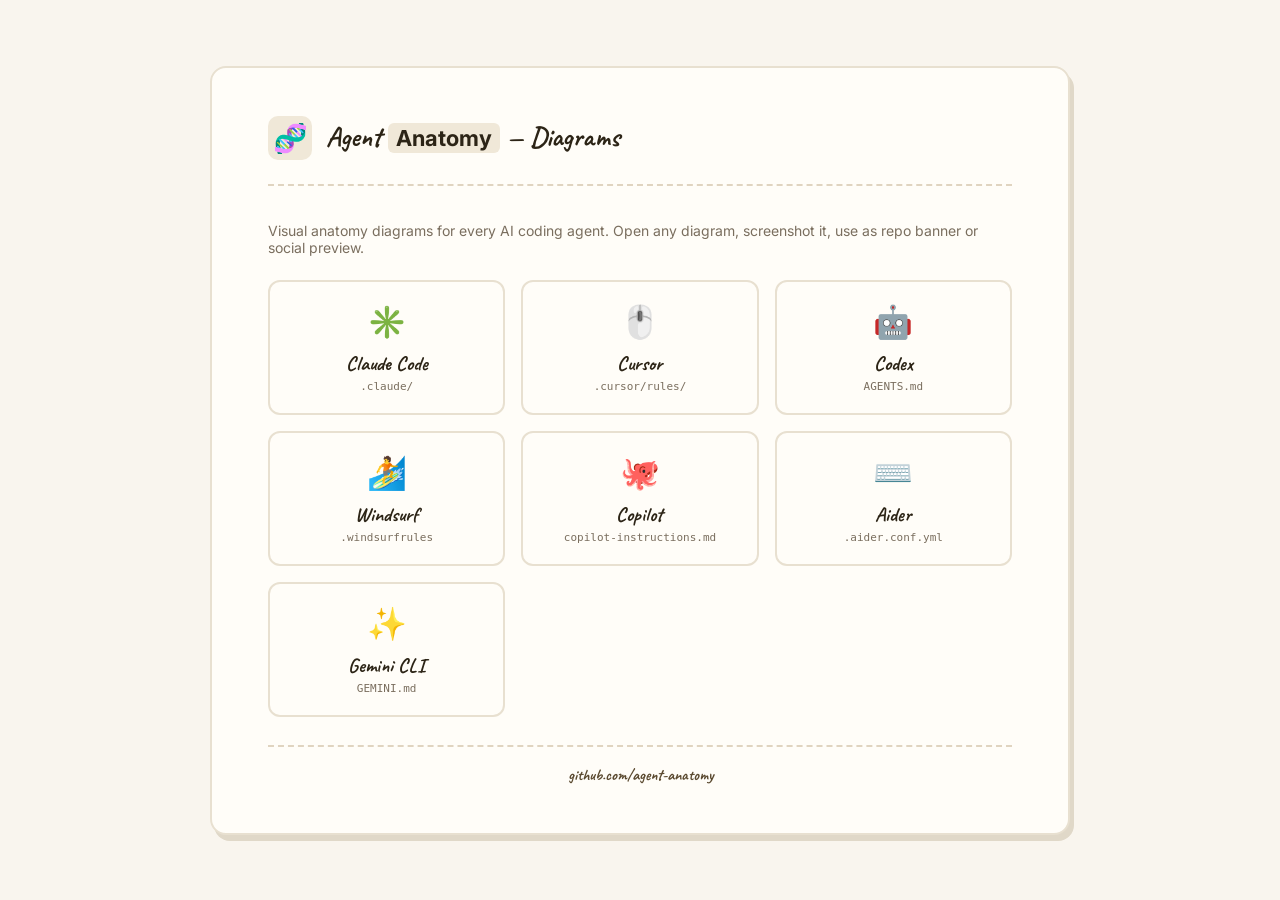
<file: index.html>
<!DOCTYPE html>
<html lang="en">
<head>
<meta charset="UTF-8">
<meta name="viewport" content="width=device-width, initial-scale=1.0">
<title>Agent Anatomy — Graphics</title>
<link rel="stylesheet" href="style.css">
<style>
  .grid { display: grid; grid-template-columns: repeat(auto-fit, minmax(200px, 1fr)); gap: 16px; margin-top: 24px; }
  .agent-card { background: #FFFDF8; border: 2px solid #E8E0D0; border-radius: 12px; padding: 20px; text-align: center; text-decoration: none; color: inherit; transition: box-shadow 0.15s; }
  .agent-card:hover { box-shadow: 3px 4px 0px #E0D8C8; }
  .agent-card .icon { font-size: 32px; margin-bottom: 10px; }
  .agent-card .name { font-family: 'Caveat', cursive; font-size: 20px; font-weight: 700; color: #2C2416; }
  .agent-card .file { font-family: monospace; font-size: 11px; color: #7A6E5E; margin-top: 4px; }
</style>
</head>
<body>
<div class="card" style="max-width:860px;">
  <div class="header">
    <div class="agent-icon" style="background:#F0E8D8; font-size:28px;">🧬</div>
    <h1>Agent <span>Anatomy</span> — Diagrams</h1>
  </div>
  <p style="color:#7A6E5E; font-size:14px;">Visual anatomy diagrams for every AI coding agent. Open any diagram, screenshot it, use as repo banner or social preview.</p>

  <div class="grid">
    <a href="claude.html" class="agent-card">
      <div class="icon">✳️</div>
      <div class="name">Claude Code</div>
      <div class="file">.claude/</div>
    </a>
    <a href="cursor.html" class="agent-card">
      <div class="icon">🖱️</div>
      <div class="name">Cursor</div>
      <div class="file">.cursor/rules/</div>
    </a>
    <a href="codex.html" class="agent-card">
      <div class="icon">🤖</div>
      <div class="name">Codex</div>
      <div class="file">AGENTS.md</div>
    </a>
    <a href="windsurf.html" class="agent-card">
      <div class="icon">🏄</div>
      <div class="name">Windsurf</div>
      <div class="file">.windsurfrules</div>
    </a>
    <a href="copilot.html" class="agent-card">
      <div class="icon">🐙</div>
      <div class="name">Copilot</div>
      <div class="file">copilot-instructions.md</div>
    </a>
    <a href="aider.html" class="agent-card">
      <div class="icon">⌨️</div>
      <div class="name">Aider</div>
      <div class="file">.aider.conf.yml</div>
    </a>
    <a href="gemini.html" class="agent-card">
      <div class="icon">✨</div>
      <div class="name">Gemini CLI</div>
      <div class="file">GEMINI.md</div>
    </a>
  </div>

  <div class="footer" style="margin-top:28px;">
    <strong>github.com/agent-anatomy</strong>
  </div>
</div>
</body>
</html>
</file>
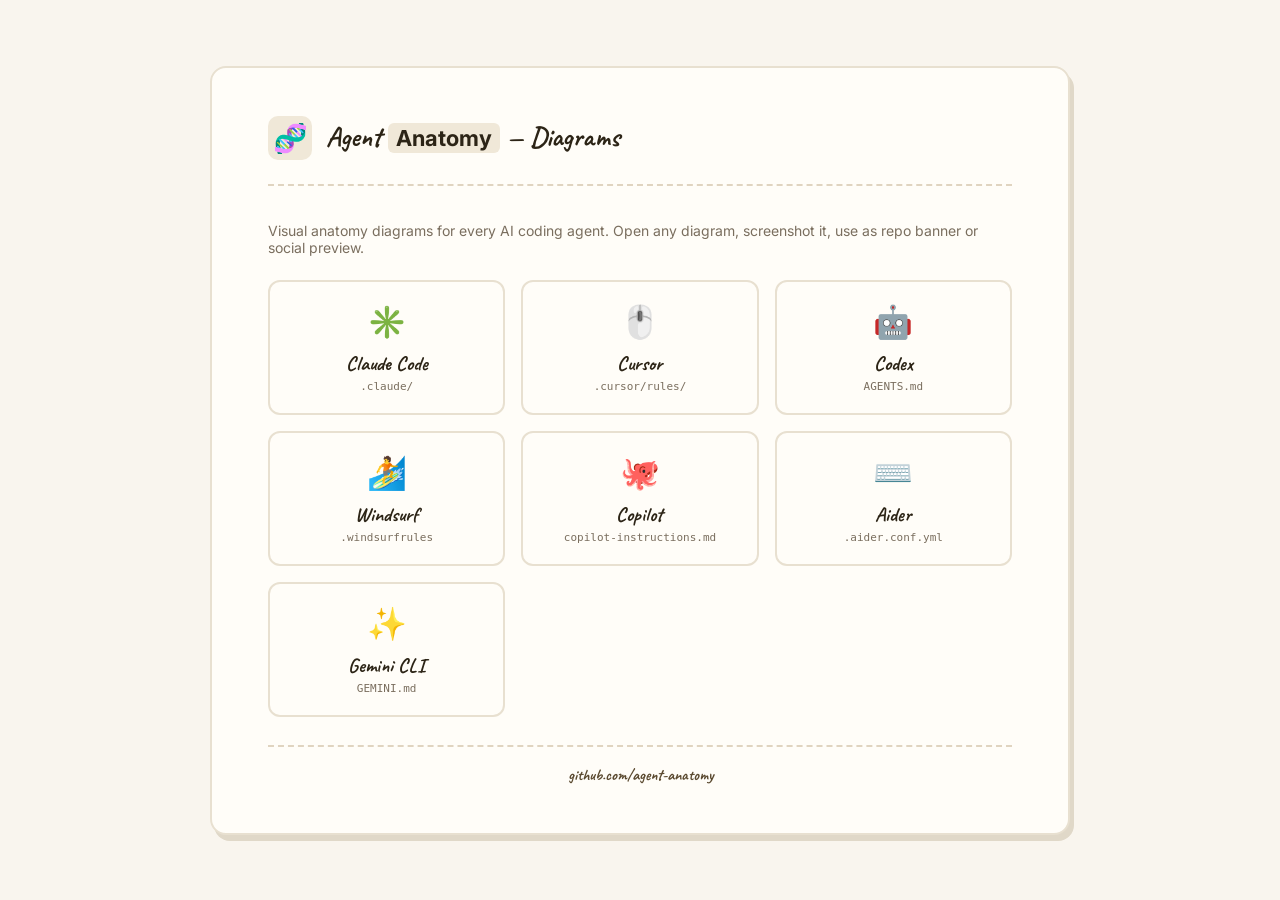
<file: docs/index.html>
<!DOCTYPE html>
<html lang="en">
<head>
<meta charset="UTF-8">
<meta name="viewport" content="width=device-width, initial-scale=1.0">
<title>Agent Anatomy — Visual diagrams for every AI coding agent</title>
<meta name="description" content="Visual anatomy diagrams for every AI coding agent — Claude Code, Cursor, Codex, Windsurf, Copilot, Aider, Gemini. See what every config file does. Clone the boilerplate.">
<meta property="og:title" content="Agent Anatomy — Visual diagrams for every AI coding agent">
<meta property="og:description" content="Visual anatomy diagrams for Claude Code (.claude/), Cursor (.cursor/rules/), Codex (AGENTS.md), Windsurf (.windsurfrules), Copilot, Aider, and Gemini CLI. Free boilerplates for every agent.">
<meta property="og:url" content="https://agent-anatomy.github.io/graphics/">
<meta property="og:type" content="website">
<meta property="og:site_name" content="Agent Anatomy">
<meta name="twitter:card" content="summary_large_image">
<meta name="twitter:title" content="Agent Anatomy — Visual diagrams for every AI coding agent">
<meta name="twitter:description" content="Visual anatomy diagrams for Claude Code, Cursor, Codex, Windsurf, Copilot, Aider, and Gemini CLI. Free boilerplates for every agent.">
<link rel="canonical" href="https://agent-anatomy.github.io/graphics/">
<link rel="stylesheet" href="style.css">
<style>
  .grid { display: grid; grid-template-columns: repeat(auto-fit, minmax(200px, 1fr)); gap: 16px; margin-top: 24px; }
  .agent-card { background: #FFFDF8; border: 2px solid #E8E0D0; border-radius: 12px; padding: 20px; text-align: center; text-decoration: none; color: inherit; transition: box-shadow 0.15s; }
  .agent-card:hover { box-shadow: 3px 4px 0px #E0D8C8; }
  .agent-card .icon { font-size: 32px; margin-bottom: 10px; }
  .agent-card .name { font-family: 'Caveat', cursive; font-size: 20px; font-weight: 700; color: #2C2416; }
  .agent-card .file { font-family: monospace; font-size: 11px; color: #7A6E5E; margin-top: 4px; }
</style>
</head>
<body>
<div class="card" style="max-width:860px;">
  <div class="header">
    <div class="agent-icon" style="background:#F0E8D8; font-size:28px;">🧬</div>
    <h1>Agent <span>Anatomy</span> — Diagrams</h1>
  </div>
  <p style="color:#7A6E5E; font-size:14px;">Visual anatomy diagrams for every AI coding agent. Open any diagram, screenshot it, use as repo banner or social preview.</p>

  <div class="grid">
    <a href="claude.html" class="agent-card">
      <div class="icon">✳️</div>
      <div class="name">Claude Code</div>
      <div class="file">.claude/</div>
    </a>
    <a href="cursor.html" class="agent-card">
      <div class="icon">🖱️</div>
      <div class="name">Cursor</div>
      <div class="file">.cursor/rules/</div>
    </a>
    <a href="codex.html" class="agent-card">
      <div class="icon">🤖</div>
      <div class="name">Codex</div>
      <div class="file">AGENTS.md</div>
    </a>
    <a href="windsurf.html" class="agent-card">
      <div class="icon">🏄</div>
      <div class="name">Windsurf</div>
      <div class="file">.windsurfrules</div>
    </a>
    <a href="copilot.html" class="agent-card">
      <div class="icon">🐙</div>
      <div class="name">Copilot</div>
      <div class="file">copilot-instructions.md</div>
    </a>
    <a href="aider.html" class="agent-card">
      <div class="icon">⌨️</div>
      <div class="name">Aider</div>
      <div class="file">.aider.conf.yml</div>
    </a>
    <a href="gemini.html" class="agent-card">
      <div class="icon">✨</div>
      <div class="name">Gemini CLI</div>
      <div class="file">GEMINI.md</div>
    </a>
  </div>

  <div class="footer" style="margin-top:28px;">
    <strong>github.com/agent-anatomy</strong>
  </div>
</div>
</body>
</html>
</file>
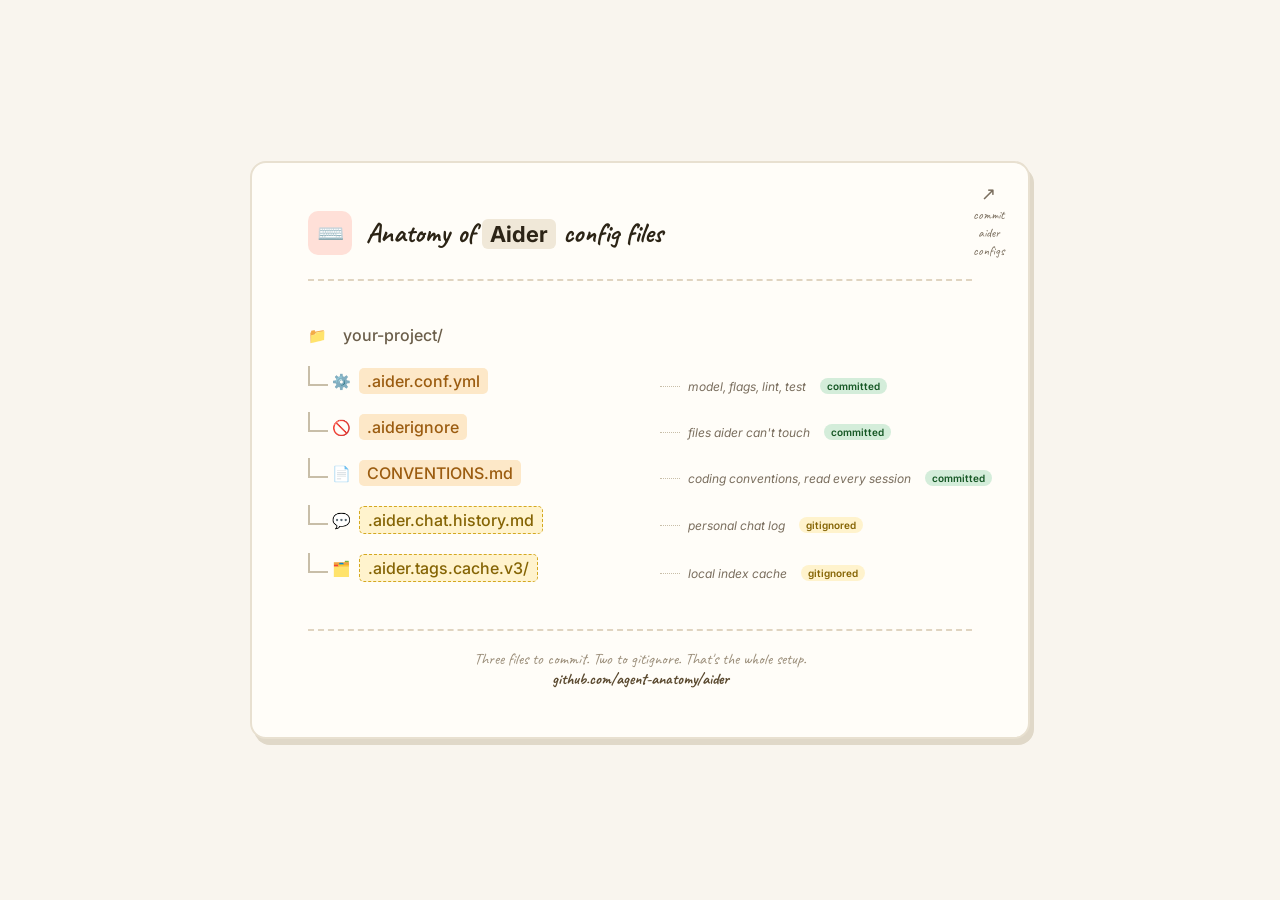
<file: aider.html>
<!DOCTYPE html>
<html lang="en">
<head>
<meta charset="UTF-8">
<meta name="viewport" content="width=device-width, initial-scale=1.0">
<title>Anatomy of Aider config files</title>
<link rel="stylesheet" href="style.css">
</head>
<body>
<div class="card">

  <div class="git-badge">
    <span class="arrow">↗</span>
    <span>commit</span>
    <span>aider</span>
    <span>configs</span>
  </div>

  <div class="header">
    <div class="agent-icon" style="background:#FFE0D8;">⌨️</div>
    <h1>Anatomy of <span>Aider</span> config files</h1>
  </div>

  <table style="width:100%; border-collapse:collapse;">
    <tbody>

      <tr>
        <td style="width:52%; vertical-align:middle; padding:5px 0;">
          <div class="tree-row">
            <span class="tree-icon">📁</span>
            <span class="tree-name tag-plain">your-project/</span>
          </div>
        </td>
        <td></td>
      </tr>

      <tr>
        <td style="vertical-align:middle; padding:5px 0;">
          <div class="tree-row">
            <div class="tree-indent"><div class="tree-line"></div></div>
            <span class="tree-icon">⚙️</span>
            <span class="tree-name tag-committed">.aider.conf.yml</span>
          </div>
        </td>
        <td style="vertical-align:middle; padding:5px 0 5px 16px;">
          <div style="display:flex; align-items:center; gap:8px;">
            <div style="flex:0 0 20px; border-bottom:1.5px dotted #C8BEA8;"></div>
            <span style="font-size:12px; color:#7A6E5E; font-style:italic; white-space:nowrap;">model, flags, lint, test</span>
            <span class="annotation-badge badge-git">committed</span>
          </div>
        </td>
      </tr>

      <tr>
        <td style="vertical-align:middle; padding:5px 0;">
          <div class="tree-row">
            <div class="tree-indent"><div class="tree-line"></div></div>
            <span class="tree-icon">🚫</span>
            <span class="tree-name tag-committed">.aiderignore</span>
          </div>
        </td>
        <td style="vertical-align:middle; padding:5px 0 5px 16px;">
          <div style="display:flex; align-items:center; gap:8px;">
            <div style="flex:0 0 20px; border-bottom:1.5px dotted #C8BEA8;"></div>
            <span style="font-size:12px; color:#7A6E5E; font-style:italic; white-space:nowrap;">files aider can't touch</span>
            <span class="annotation-badge badge-git">committed</span>
          </div>
        </td>
      </tr>

      <tr>
        <td style="vertical-align:middle; padding:5px 0;">
          <div class="tree-row">
            <div class="tree-indent"><div class="tree-line"></div></div>
            <span class="tree-icon">📄</span>
            <span class="tree-name tag-committed">CONVENTIONS.md</span>
          </div>
        </td>
        <td style="vertical-align:middle; padding:5px 0 5px 16px;">
          <div style="display:flex; align-items:center; gap:8px;">
            <div style="flex:0 0 20px; border-bottom:1.5px dotted #C8BEA8;"></div>
            <span style="font-size:12px; color:#7A6E5E; font-style:italic; white-space:nowrap;">coding conventions, read every session</span>
            <span class="annotation-badge badge-git">committed</span>
          </div>
        </td>
      </tr>

      <tr>
        <td style="vertical-align:middle; padding:5px 0;">
          <div class="tree-row">
            <div class="tree-indent"><div class="tree-line"></div></div>
            <span class="tree-icon">💬</span>
            <span class="tree-name tag-personal">.aider.chat.history.md</span>
          </div>
        </td>
        <td style="vertical-align:middle; padding:5px 0 5px 16px;">
          <div style="display:flex; align-items:center; gap:8px;">
            <div style="flex:0 0 20px; border-bottom:1.5px dotted #C8BEA8;"></div>
            <span style="font-size:12px; color:#7A6E5E; font-style:italic; white-space:nowrap;">personal chat log</span>
            <span class="annotation-badge badge-ignore">gitignored</span>
          </div>
        </td>
      </tr>

      <tr>
        <td style="vertical-align:middle; padding:5px 0;">
          <div class="tree-row">
            <div class="tree-indent"><div class="tree-line"></div></div>
            <span class="tree-icon">🗂️</span>
            <span class="tree-name tag-personal">.aider.tags.cache.v3/</span>
          </div>
        </td>
        <td style="vertical-align:middle; padding:5px 0 5px 16px;">
          <div style="display:flex; align-items:center; gap:8px;">
            <div style="flex:0 0 20px; border-bottom:1.5px dotted #C8BEA8;"></div>
            <span style="font-size:12px; color:#7A6E5E; font-style:italic; white-space:nowrap;">local index cache</span>
            <span class="annotation-badge badge-ignore">gitignored</span>
          </div>
        </td>
      </tr>

    </tbody>
  </table>

  <div class="footer">
    Three files to commit. Two to gitignore. That's the whole setup.<br>
    <strong>github.com/agent-anatomy/aider</strong>
  </div>

</div>
</body>
</html>
</file>
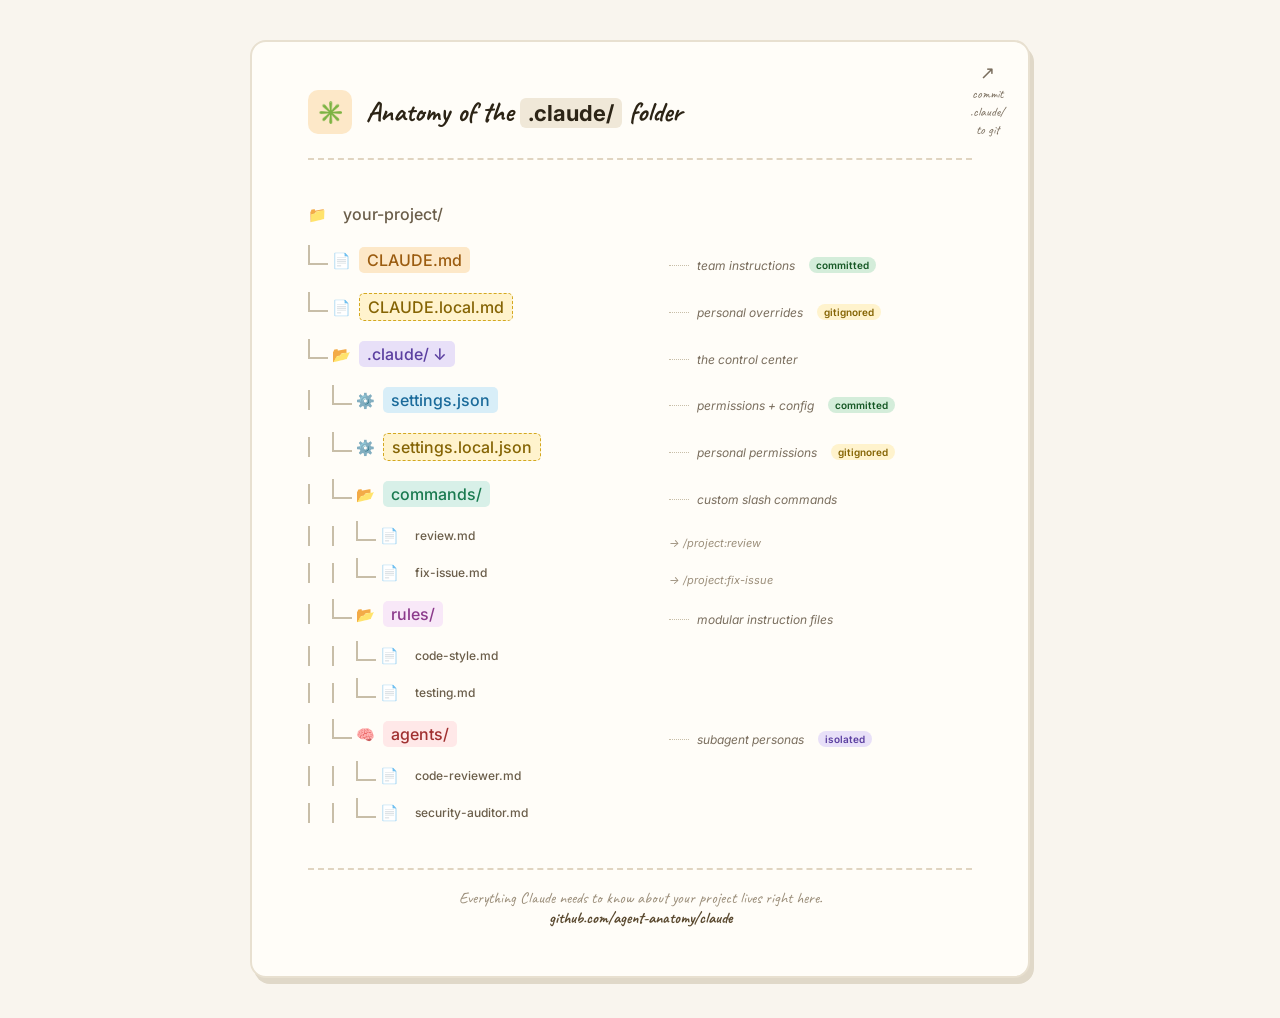
<file: claude.html>
<!DOCTYPE html>
<html lang="en">
<head>
<meta charset="UTF-8">
<meta name="viewport" content="width=device-width, initial-scale=1.0">
<title>Anatomy of the .claude/ folder</title>
<link rel="stylesheet" href="style.css">
</head>
<body>
<div class="card">

  <div class="git-badge">
    <span class="arrow">↗</span>
    <span>commit</span>
    <span>.claude/</span>
    <span>to git</span>
  </div>

  <div class="header">
    <div class="agent-icon" style="background:#FDE8C8;">✳️</div>
    <h1>Anatomy of the <span>.claude/</span> folder</h1>
  </div>

  <table style="width:100%; border-collapse:collapse;">
    <tbody>

      <tr>
        <td style="width:52%; vertical-align:middle; padding:5px 0;">
          <div class="tree-row">
            <span class="tree-icon">📁</span>
            <span class="tree-name tag-plain">your-project/</span>
          </div>
        </td>
        <td style="vertical-align:middle; padding:5px 0 5px 16px;"></td>
      </tr>

      <tr>
        <td style="vertical-align:middle; padding:5px 0;">
          <div class="tree-row">
            <div class="tree-indent"><div class="tree-line"></div></div>
            <span class="tree-icon">📄</span>
            <span class="tree-name tag-committed">CLAUDE.md</span>
          </div>
        </td>
        <td style="vertical-align:middle; padding:5px 0 5px 16px;">
          <div style="display:flex; align-items:center; gap:8px;">
            <div style="flex:0 0 20px; border-bottom:1.5px dotted #C8BEA8;"></div>
            <span style="font-size:12px; color:#7A6E5E; font-style:italic; white-space:nowrap;">team instructions</span>
            <span class="annotation-badge badge-git">committed</span>
          </div>
        </td>
      </tr>

      <tr>
        <td style="vertical-align:middle; padding:5px 0;">
          <div class="tree-row">
            <div class="tree-indent"><div class="tree-line"></div></div>
            <span class="tree-icon">📄</span>
            <span class="tree-name tag-personal">CLAUDE.local.md</span>
          </div>
        </td>
        <td style="vertical-align:middle; padding:5px 0 5px 16px;">
          <div style="display:flex; align-items:center; gap:8px;">
            <div style="flex:0 0 20px; border-bottom:1.5px dotted #C8BEA8;"></div>
            <span style="font-size:12px; color:#7A6E5E; font-style:italic; white-space:nowrap;">personal overrides</span>
            <span class="annotation-badge badge-ignore">gitignored</span>
          </div>
        </td>
      </tr>

      <tr>
        <td style="vertical-align:middle; padding:5px 0;">
          <div class="tree-row">
            <div class="tree-indent"><div class="tree-line"></div></div>
            <span class="tree-icon">📂</span>
            <span class="tree-name tag-folder">.claude/ ↓</span>
          </div>
        </td>
        <td style="vertical-align:middle; padding:5px 0 5px 16px;">
          <div style="display:flex; align-items:center; gap:8px;">
            <div style="flex:0 0 20px; border-bottom:1.5px dotted #C8BEA8;"></div>
            <span style="font-size:12px; color:#7A6E5E; font-style:italic; white-space:nowrap;">the control center</span>
          </div>
        </td>
      </tr>

      <tr>
        <td style="vertical-align:middle; padding:5px 0;">
          <div class="tree-row">
            <div class="tree-indent"><div class="tree-vline"></div><div class="tree-line"></div></div>
            <span class="tree-icon">⚙️</span>
            <span class="tree-name tag-config">settings.json</span>
          </div>
        </td>
        <td style="vertical-align:middle; padding:5px 0 5px 16px;">
          <div style="display:flex; align-items:center; gap:8px;">
            <div style="flex:0 0 20px; border-bottom:1.5px dotted #C8BEA8;"></div>
            <span style="font-size:12px; color:#7A6E5E; font-style:italic; white-space:nowrap;">permissions + config</span>
            <span class="annotation-badge badge-git">committed</span>
          </div>
        </td>
      </tr>

      <tr>
        <td style="vertical-align:middle; padding:5px 0;">
          <div class="tree-row">
            <div class="tree-indent"><div class="tree-vline"></div><div class="tree-line"></div></div>
            <span class="tree-icon">⚙️</span>
            <span class="tree-name tag-personal">settings.local.json</span>
          </div>
        </td>
        <td style="vertical-align:middle; padding:5px 0 5px 16px;">
          <div style="display:flex; align-items:center; gap:8px;">
            <div style="flex:0 0 20px; border-bottom:1.5px dotted #C8BEA8;"></div>
            <span style="font-size:12px; color:#7A6E5E; font-style:italic; white-space:nowrap;">personal permissions</span>
            <span class="annotation-badge badge-ignore">gitignored</span>
          </div>
        </td>
      </tr>

      <tr>
        <td style="vertical-align:middle; padding:5px 0;">
          <div class="tree-row">
            <div class="tree-indent"><div class="tree-vline"></div><div class="tree-line"></div></div>
            <span class="tree-icon">📂</span>
            <span class="tree-name tag-command">commands/</span>
          </div>
        </td>
        <td style="vertical-align:middle; padding:5px 0 5px 16px;">
          <div style="display:flex; align-items:center; gap:8px;">
            <div style="flex:0 0 20px; border-bottom:1.5px dotted #C8BEA8;"></div>
            <span style="font-size:12px; color:#7A6E5E; font-style:italic; white-space:nowrap;">custom slash commands</span>
          </div>
        </td>
      </tr>

      <tr>
        <td style="vertical-align:middle; padding:3px 0;">
          <div class="tree-row">
            <div class="tree-indent"><div class="tree-vline"></div><div class="tree-vline"></div><div class="tree-line"></div></div>
            <span class="tree-icon">📄</span>
            <span class="tree-name tag-plain" style="font-size:12px;">review.md</span>
          </div>
        </td>
        <td style="vertical-align:middle; padding:3px 0 3px 16px;">
          <span style="font-size:11px; color:#9B8E7A; font-style:italic;">→ /project:review</span>
        </td>
      </tr>

      <tr>
        <td style="vertical-align:middle; padding:3px 0;">
          <div class="tree-row">
            <div class="tree-indent"><div class="tree-vline"></div><div class="tree-vline"></div><div class="tree-line"></div></div>
            <span class="tree-icon">📄</span>
            <span class="tree-name tag-plain" style="font-size:12px;">fix-issue.md</span>
          </div>
        </td>
        <td style="vertical-align:middle; padding:3px 0 3px 16px;">
          <span style="font-size:11px; color:#9B8E7A; font-style:italic;">→ /project:fix-issue</span>
        </td>
      </tr>

      <tr>
        <td style="vertical-align:middle; padding:5px 0;">
          <div class="tree-row">
            <div class="tree-indent"><div class="tree-vline"></div><div class="tree-line"></div></div>
            <span class="tree-icon">📂</span>
            <span class="tree-name tag-rule">rules/</span>
          </div>
        </td>
        <td style="vertical-align:middle; padding:5px 0 5px 16px;">
          <div style="display:flex; align-items:center; gap:8px;">
            <div style="flex:0 0 20px; border-bottom:1.5px dotted #C8BEA8;"></div>
            <span style="font-size:12px; color:#7A6E5E; font-style:italic; white-space:nowrap;">modular instruction files</span>
          </div>
        </td>
      </tr>

      <tr>
        <td style="vertical-align:middle; padding:3px 0;">
          <div class="tree-row">
            <div class="tree-indent"><div class="tree-vline"></div><div class="tree-vline"></div><div class="tree-line"></div></div>
            <span class="tree-icon">📄</span>
            <span class="tree-name tag-plain" style="font-size:12px;">code-style.md</span>
          </div>
        </td>
        <td></td>
      </tr>

      <tr>
        <td style="vertical-align:middle; padding:3px 0;">
          <div class="tree-row">
            <div class="tree-indent"><div class="tree-vline"></div><div class="tree-vline"></div><div class="tree-line"></div></div>
            <span class="tree-icon">📄</span>
            <span class="tree-name tag-plain" style="font-size:12px;">testing.md</span>
          </div>
        </td>
        <td></td>
      </tr>

      <tr>
        <td style="vertical-align:middle; padding:5px 0;">
          <div class="tree-row">
            <div class="tree-indent"><div class="tree-vline"></div><div class="tree-line"></div></div>
            <span class="tree-icon">🧠</span>
            <span class="tree-name tag-agent">agents/</span>
          </div>
        </td>
        <td style="vertical-align:middle; padding:5px 0 5px 16px;">
          <div style="display:flex; align-items:center; gap:8px;">
            <div style="flex:0 0 20px; border-bottom:1.5px dotted #C8BEA8;"></div>
            <span style="font-size:12px; color:#7A6E5E; font-style:italic; white-space:nowrap;">subagent personas</span>
            <span class="annotation-badge badge-auto" style="background:#E8E0F8; color:#5B3FA0;">isolated</span>
          </div>
        </td>
      </tr>

      <tr>
        <td style="vertical-align:middle; padding:3px 0;">
          <div class="tree-row">
            <div class="tree-indent"><div class="tree-vline"></div><div class="tree-vline"></div><div class="tree-line"></div></div>
            <span class="tree-icon">📄</span>
            <span class="tree-name tag-plain" style="font-size:12px;">code-reviewer.md</span>
          </div>
        </td>
        <td></td>
      </tr>

      <tr>
        <td style="vertical-align:middle; padding:3px 0;">
          <div class="tree-row">
            <div class="tree-indent"><div class="tree-vline"></div><div class="tree-vline"></div><div class="tree-line"></div></div>
            <span class="tree-icon">📄</span>
            <span class="tree-name tag-plain" style="font-size:12px;">security-auditor.md</span>
          </div>
        </td>
        <td></td>
      </tr>

    </tbody>
  </table>

  <div class="footer">
    Everything Claude needs to know about your project lives right here.<br>
    <strong>github.com/agent-anatomy/claude</strong>
  </div>

</div>
</body>
</html>
</file>
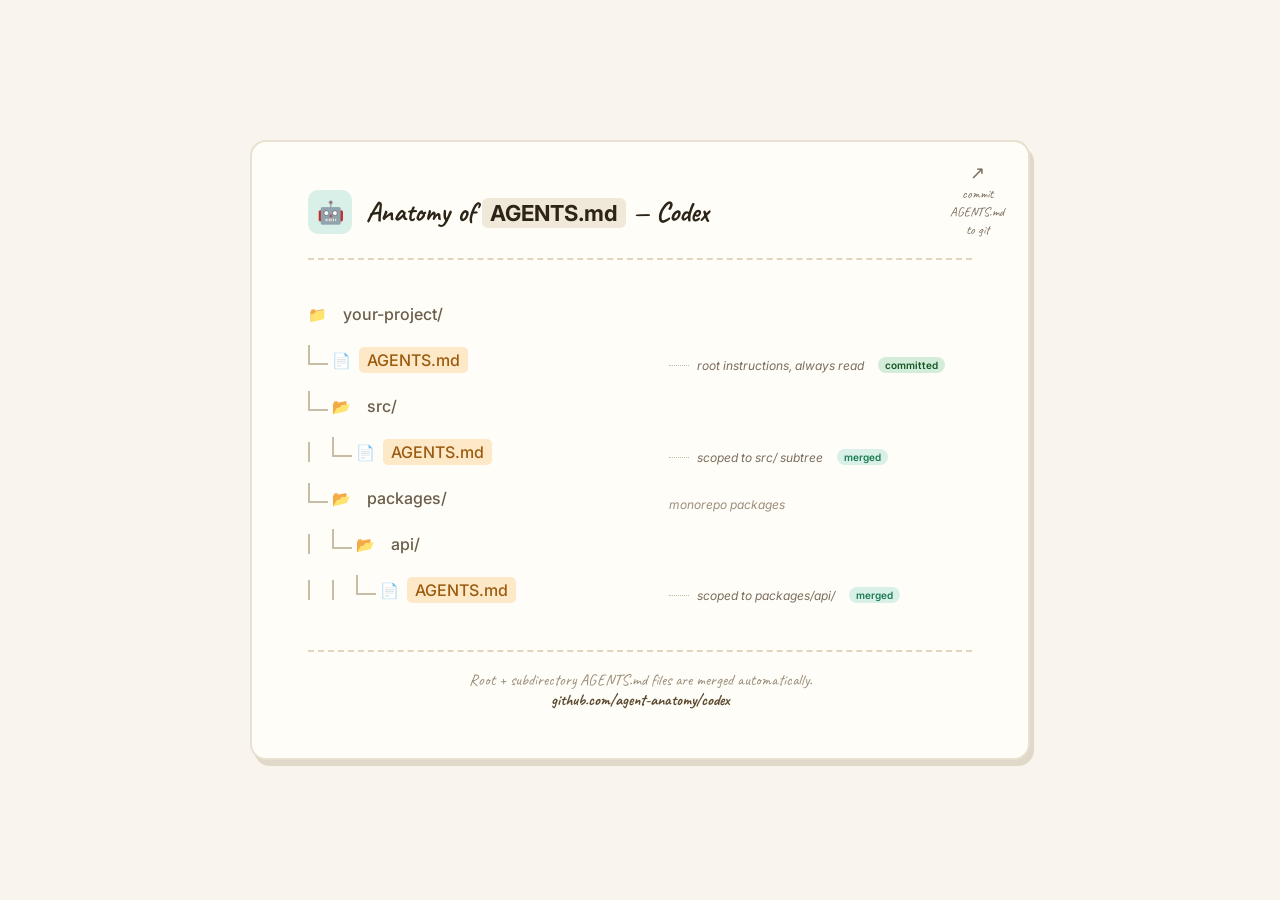
<file: codex.html>
<!DOCTYPE html>
<html lang="en">
<head>
<meta charset="UTF-8">
<meta name="viewport" content="width=device-width, initial-scale=1.0">
<title>Anatomy of AGENTS.md — OpenAI Codex</title>
<link rel="stylesheet" href="style.css">
</head>
<body>
<div class="card">

  <div class="git-badge">
    <span class="arrow">↗</span>
    <span>commit</span>
    <span>AGENTS.md</span>
    <span>to git</span>
  </div>

  <div class="header">
    <div class="agent-icon" style="background:#D8F0E8;">🤖</div>
    <h1>Anatomy of <span>AGENTS.md</span> — Codex</h1>
  </div>

  <table style="width:100%; border-collapse:collapse;">
    <tbody>

      <tr>
        <td style="width:52%; vertical-align:middle; padding:5px 0;">
          <div class="tree-row">
            <span class="tree-icon">📁</span>
            <span class="tree-name tag-plain">your-project/</span>
          </div>
        </td>
        <td style="vertical-align:middle; padding:5px 0 5px 16px;"></td>
      </tr>

      <tr>
        <td style="vertical-align:middle; padding:5px 0;">
          <div class="tree-row">
            <div class="tree-indent"><div class="tree-line"></div></div>
            <span class="tree-icon">📄</span>
            <span class="tree-name tag-committed">AGENTS.md</span>
          </div>
        </td>
        <td style="vertical-align:middle; padding:5px 0 5px 16px;">
          <div style="display:flex; align-items:center; gap:8px;">
            <div style="flex:0 0 20px; border-bottom:1.5px dotted #C8BEA8;"></div>
            <span style="font-size:12px; color:#7A6E5E; font-style:italic; white-space:nowrap;">root instructions, always read</span>
            <span class="annotation-badge badge-git">committed</span>
          </div>
        </td>
      </tr>

      <tr>
        <td style="vertical-align:middle; padding:5px 0;">
          <div class="tree-row">
            <div class="tree-indent"><div class="tree-line"></div></div>
            <span class="tree-icon">📂</span>
            <span class="tree-name tag-plain">src/</span>
          </div>
        </td>
        <td style="vertical-align:middle; padding:5px 0 5px 16px;"></td>
      </tr>

      <tr>
        <td style="vertical-align:middle; padding:5px 0;">
          <div class="tree-row">
            <div class="tree-indent"><div class="tree-vline"></div><div class="tree-line"></div></div>
            <span class="tree-icon">📄</span>
            <span class="tree-name tag-committed">AGENTS.md</span>
          </div>
        </td>
        <td style="vertical-align:middle; padding:5px 0 5px 16px;">
          <div style="display:flex; align-items:center; gap:8px;">
            <div style="flex:0 0 20px; border-bottom:1.5px dotted #C8BEA8;"></div>
            <span style="font-size:12px; color:#7A6E5E; font-style:italic; white-space:nowrap;">scoped to src/ subtree</span>
            <span class="annotation-badge badge-auto" style="background:#D8F0E8; color:#1A7A50;">merged</span>
          </div>
        </td>
      </tr>

      <tr>
        <td style="vertical-align:middle; padding:5px 0;">
          <div class="tree-row">
            <div class="tree-indent"><div class="tree-line"></div></div>
            <span class="tree-icon">📂</span>
            <span class="tree-name tag-plain">packages/</span>
          </div>
        </td>
        <td style="vertical-align:middle; padding:5px 0 5px 16px;">
          <span style="font-size:12px; color:#9B8E7A; font-style:italic;">monorepo packages</span>
        </td>
      </tr>

      <tr>
        <td style="vertical-align:middle; padding:5px 0;">
          <div class="tree-row">
            <div class="tree-indent"><div class="tree-vline"></div><div class="tree-line"></div></div>
            <span class="tree-icon">📂</span>
            <span class="tree-name tag-plain">api/</span>
          </div>
        </td>
        <td></td>
      </tr>

      <tr>
        <td style="vertical-align:middle; padding:5px 0;">
          <div class="tree-row">
            <div class="tree-indent"><div class="tree-vline"></div><div class="tree-vline"></div><div class="tree-line"></div></div>
            <span class="tree-icon">📄</span>
            <span class="tree-name tag-committed">AGENTS.md</span>
          </div>
        </td>
        <td style="vertical-align:middle; padding:5px 0 5px 16px;">
          <div style="display:flex; align-items:center; gap:8px;">
            <div style="flex:0 0 20px; border-bottom:1.5px dotted #C8BEA8;"></div>
            <span style="font-size:12px; color:#7A6E5E; font-style:italic; white-space:nowrap;">scoped to packages/api/</span>
            <span class="annotation-badge badge-auto" style="background:#D8F0E8; color:#1A7A50;">merged</span>
          </div>
        </td>
      </tr>

    </tbody>
  </table>

  <div class="footer">
    Root + subdirectory AGENTS.md files are merged automatically.<br>
    <strong>github.com/agent-anatomy/codex</strong>
  </div>

</div>
</body>
</html>
</file>
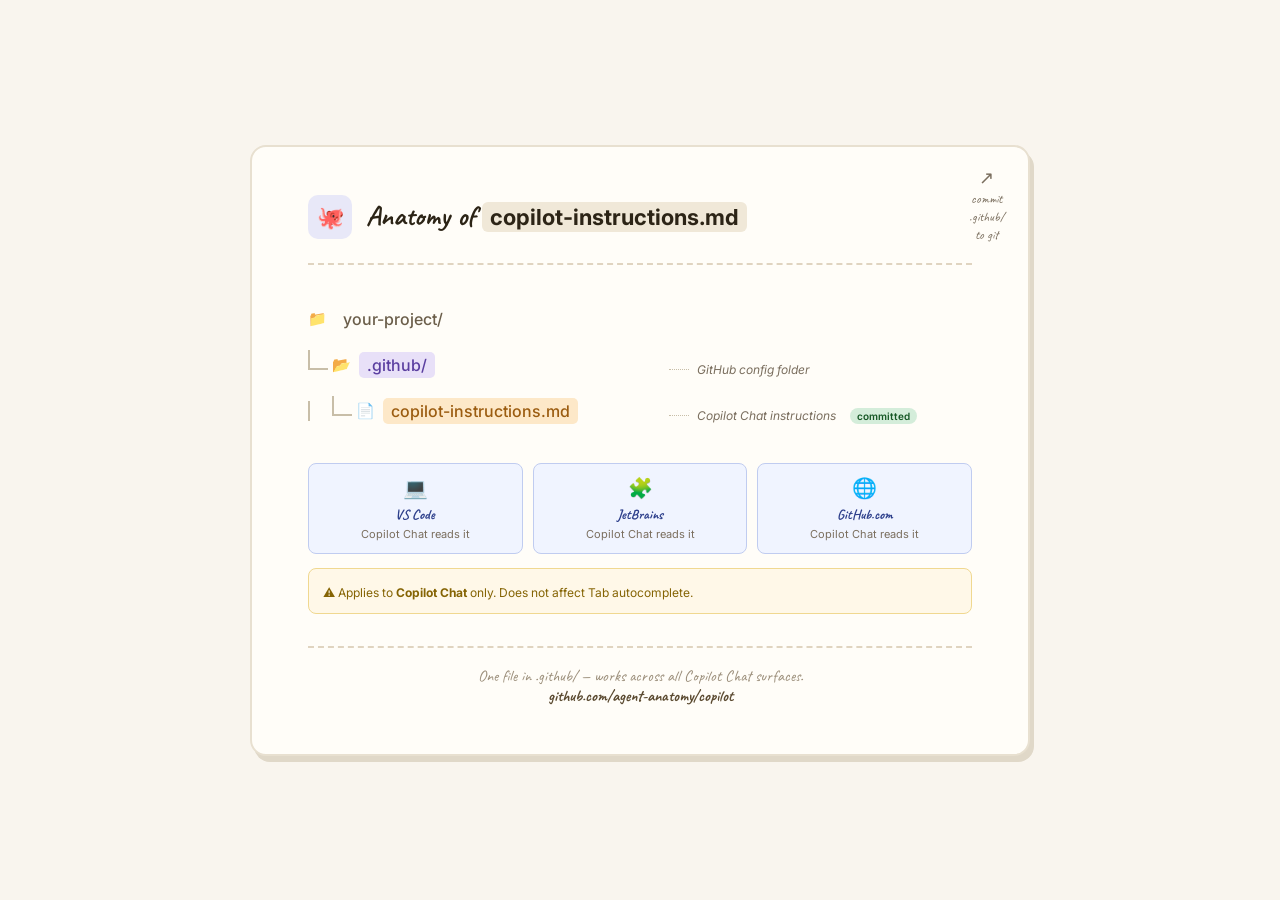
<file: copilot.html>
<!DOCTYPE html>
<html lang="en">
<head>
<meta charset="UTF-8">
<meta name="viewport" content="width=device-width, initial-scale=1.0">
<title>Anatomy of copilot-instructions.md — GitHub Copilot</title>
<link rel="stylesheet" href="style.css">
</head>
<body>
<div class="card">

  <div class="git-badge">
    <span class="arrow">↗</span>
    <span>commit</span>
    <span>.github/</span>
    <span>to git</span>
  </div>

  <div class="header">
    <div class="agent-icon" style="background:#E8E8F8;">🐙</div>
    <h1>Anatomy of <span>copilot-instructions.md</span></h1>
  </div>

  <table style="width:100%; border-collapse:collapse;">
    <tbody>

      <tr>
        <td style="width:52%; vertical-align:middle; padding:5px 0;">
          <div class="tree-row">
            <span class="tree-icon">📁</span>
            <span class="tree-name tag-plain">your-project/</span>
          </div>
        </td>
        <td></td>
      </tr>

      <tr>
        <td style="vertical-align:middle; padding:5px 0;">
          <div class="tree-row">
            <div class="tree-indent"><div class="tree-line"></div></div>
            <span class="tree-icon">📂</span>
            <span class="tree-name tag-folder">.github/</span>
          </div>
        </td>
        <td style="vertical-align:middle; padding:5px 0 5px 16px;">
          <div style="display:flex; align-items:center; gap:8px;">
            <div style="flex:0 0 20px; border-bottom:1.5px dotted #C8BEA8;"></div>
            <span style="font-size:12px; color:#7A6E5E; font-style:italic;">GitHub config folder</span>
          </div>
        </td>
      </tr>

      <tr>
        <td style="vertical-align:middle; padding:5px 0;">
          <div class="tree-row">
            <div class="tree-indent"><div class="tree-vline"></div><div class="tree-line"></div></div>
            <span class="tree-icon">📄</span>
            <span class="tree-name tag-committed">copilot-instructions.md</span>
          </div>
        </td>
        <td style="vertical-align:middle; padding:5px 0 5px 16px;">
          <div style="display:flex; align-items:center; gap:8px;">
            <div style="flex:0 0 20px; border-bottom:1.5px dotted #C8BEA8;"></div>
            <span style="font-size:12px; color:#7A6E5E; font-style:italic; white-space:nowrap;">Copilot Chat instructions</span>
            <span class="annotation-badge badge-git">committed</span>
          </div>
        </td>
      </tr>

    </tbody>
  </table>

  <div style="margin-top:24px; display:flex; gap:10px; flex-wrap:wrap;">
    <div style="flex:1; min-width:140px; background:#F0F4FF; border:1.5px solid #C0CCF0; border-radius:8px; padding:12px 14px; text-align:center;">
      <div style="font-size:20px; margin-bottom:6px;">💻</div>
      <div style="font-family:'Caveat',cursive; font-size:14px; font-weight:700; color:#2C3E8B;">VS Code</div>
      <div style="font-size:11px; color:#7A6E5E; margin-top:4px;">Copilot Chat reads it</div>
    </div>
    <div style="flex:1; min-width:140px; background:#F0F4FF; border:1.5px solid #C0CCF0; border-radius:8px; padding:12px 14px; text-align:center;">
      <div style="font-size:20px; margin-bottom:6px;">🧩</div>
      <div style="font-family:'Caveat',cursive; font-size:14px; font-weight:700; color:#2C3E8B;">JetBrains</div>
      <div style="font-size:11px; color:#7A6E5E; margin-top:4px;">Copilot Chat reads it</div>
    </div>
    <div style="flex:1; min-width:140px; background:#F0F4FF; border:1.5px solid #C0CCF0; border-radius:8px; padding:12px 14px; text-align:center;">
      <div style="font-size:20px; margin-bottom:6px;">🌐</div>
      <div style="font-family:'Caveat',cursive; font-size:14px; font-weight:700; color:#2C3E8B;">GitHub.com</div>
      <div style="font-size:11px; color:#7A6E5E; margin-top:4px;">Copilot Chat reads it</div>
    </div>
  </div>

  <div style="margin-top:14px; background:#FFF8E8; border:1.5px solid #F0D890; border-radius:8px; padding:12px 14px;">
    <span style="font-size:12px; color:#856404;">⚠️ Applies to <strong>Copilot Chat</strong> only. Does not affect Tab autocomplete.</span>
  </div>

  <div class="footer">
    One file in .github/ — works across all Copilot Chat surfaces.<br>
    <strong>github.com/agent-anatomy/copilot</strong>
  </div>

</div>
</body>
</html>
</file>
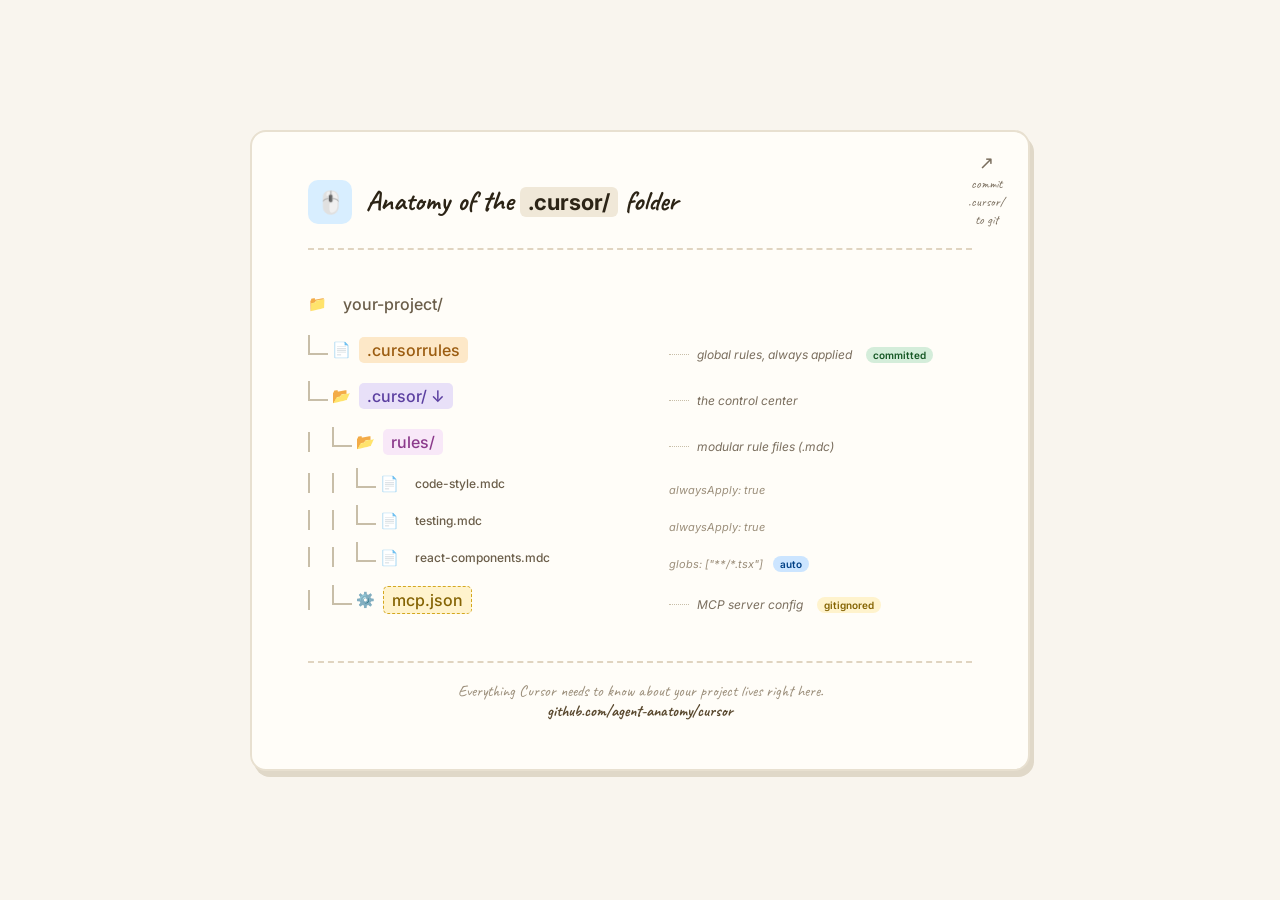
<file: cursor.html>
<!DOCTYPE html>
<html lang="en">
<head>
<meta charset="UTF-8">
<meta name="viewport" content="width=device-width, initial-scale=1.0">
<title>Anatomy of the .cursor/ folder</title>
<link rel="stylesheet" href="style.css">
</head>
<body>
<div class="card">

  <div class="git-badge">
    <span class="arrow">↗</span>
    <span>commit</span>
    <span>.cursor/</span>
    <span>to git</span>
  </div>

  <div class="header">
    <div class="agent-icon" style="background:#D8EEFF;">🖱️</div>
    <h1>Anatomy of the <span>.cursor/</span> folder</h1>
  </div>

  <table style="width:100%; border-collapse:collapse;">
    <tbody>

      <tr>
        <td style="width:52%; vertical-align:middle; padding:5px 0;">
          <div class="tree-row">
            <span class="tree-icon">📁</span>
            <span class="tree-name tag-plain">your-project/</span>
          </div>
        </td>
        <td style="vertical-align:middle; padding:5px 0 5px 16px;"></td>
      </tr>

      <tr>
        <td style="vertical-align:middle; padding:5px 0;">
          <div class="tree-row">
            <div class="tree-indent"><div class="tree-line"></div></div>
            <span class="tree-icon">📄</span>
            <span class="tree-name tag-committed">.cursorrules</span>
          </div>
        </td>
        <td style="vertical-align:middle; padding:5px 0 5px 16px;">
          <div style="display:flex; align-items:center; gap:8px;">
            <div style="flex:0 0 20px; border-bottom:1.5px dotted #C8BEA8;"></div>
            <span style="font-size:12px; color:#7A6E5E; font-style:italic; white-space:nowrap;">global rules, always applied</span>
            <span class="annotation-badge badge-git">committed</span>
          </div>
        </td>
      </tr>

      <tr>
        <td style="vertical-align:middle; padding:5px 0;">
          <div class="tree-row">
            <div class="tree-indent"><div class="tree-line"></div></div>
            <span class="tree-icon">📂</span>
            <span class="tree-name tag-folder">.cursor/ ↓</span>
          </div>
        </td>
        <td style="vertical-align:middle; padding:5px 0 5px 16px;">
          <div style="display:flex; align-items:center; gap:8px;">
            <div style="flex:0 0 20px; border-bottom:1.5px dotted #C8BEA8;"></div>
            <span style="font-size:12px; color:#7A6E5E; font-style:italic; white-space:nowrap;">the control center</span>
          </div>
        </td>
      </tr>

      <tr>
        <td style="vertical-align:middle; padding:5px 0;">
          <div class="tree-row">
            <div class="tree-indent"><div class="tree-vline"></div><div class="tree-line"></div></div>
            <span class="tree-icon">📂</span>
            <span class="tree-name tag-rule">rules/</span>
          </div>
        </td>
        <td style="vertical-align:middle; padding:5px 0 5px 16px;">
          <div style="display:flex; align-items:center; gap:8px;">
            <div style="flex:0 0 20px; border-bottom:1.5px dotted #C8BEA8;"></div>
            <span style="font-size:12px; color:#7A6E5E; font-style:italic; white-space:nowrap;">modular rule files (.mdc)</span>
          </div>
        </td>
      </tr>

      <tr>
        <td style="vertical-align:middle; padding:3px 0;">
          <div class="tree-row">
            <div class="tree-indent"><div class="tree-vline"></div><div class="tree-vline"></div><div class="tree-line"></div></div>
            <span class="tree-icon">📄</span>
            <span class="tree-name tag-plain" style="font-size:12px;">code-style.mdc</span>
          </div>
        </td>
        <td style="vertical-align:middle; padding:3px 0 3px 16px;">
          <span style="font-size:11px; color:#9B8E7A; font-style:italic;">alwaysApply: true</span>
        </td>
      </tr>

      <tr>
        <td style="vertical-align:middle; padding:3px 0;">
          <div class="tree-row">
            <div class="tree-indent"><div class="tree-vline"></div><div class="tree-vline"></div><div class="tree-line"></div></div>
            <span class="tree-icon">📄</span>
            <span class="tree-name tag-plain" style="font-size:12px;">testing.mdc</span>
          </div>
        </td>
        <td style="vertical-align:middle; padding:3px 0 3px 16px;">
          <span style="font-size:11px; color:#9B8E7A; font-style:italic;">alwaysApply: true</span>
        </td>
      </tr>

      <tr>
        <td style="vertical-align:middle; padding:3px 0;">
          <div class="tree-row">
            <div class="tree-indent"><div class="tree-vline"></div><div class="tree-vline"></div><div class="tree-line"></div></div>
            <span class="tree-icon">📄</span>
            <span class="tree-name tag-plain" style="font-size:12px;">react-components.mdc</span>
          </div>
        </td>
        <td style="vertical-align:middle; padding:3px 0 3px 16px;">
          <span style="font-size:11px; color:#9B8E7A; font-style:italic;">globs: ["**/*.tsx"]</span>
          <span class="annotation-badge badge-auto" style="margin-left:6px;">auto</span>
        </td>
      </tr>

      <tr>
        <td style="vertical-align:middle; padding:5px 0;">
          <div class="tree-row">
            <div class="tree-indent"><div class="tree-vline"></div><div class="tree-line"></div></div>
            <span class="tree-icon">⚙️</span>
            <span class="tree-name tag-personal">mcp.json</span>
          </div>
        </td>
        <td style="vertical-align:middle; padding:5px 0 5px 16px;">
          <div style="display:flex; align-items:center; gap:8px;">
            <div style="flex:0 0 20px; border-bottom:1.5px dotted #C8BEA8;"></div>
            <span style="font-size:12px; color:#7A6E5E; font-style:italic; white-space:nowrap;">MCP server config</span>
            <span class="annotation-badge badge-ignore">gitignored</span>
          </div>
        </td>
      </tr>

    </tbody>
  </table>

  <div class="footer">
    Everything Cursor needs to know about your project lives right here.<br>
    <strong>github.com/agent-anatomy/cursor</strong>
  </div>

</div>
</body>
</html>
</file>
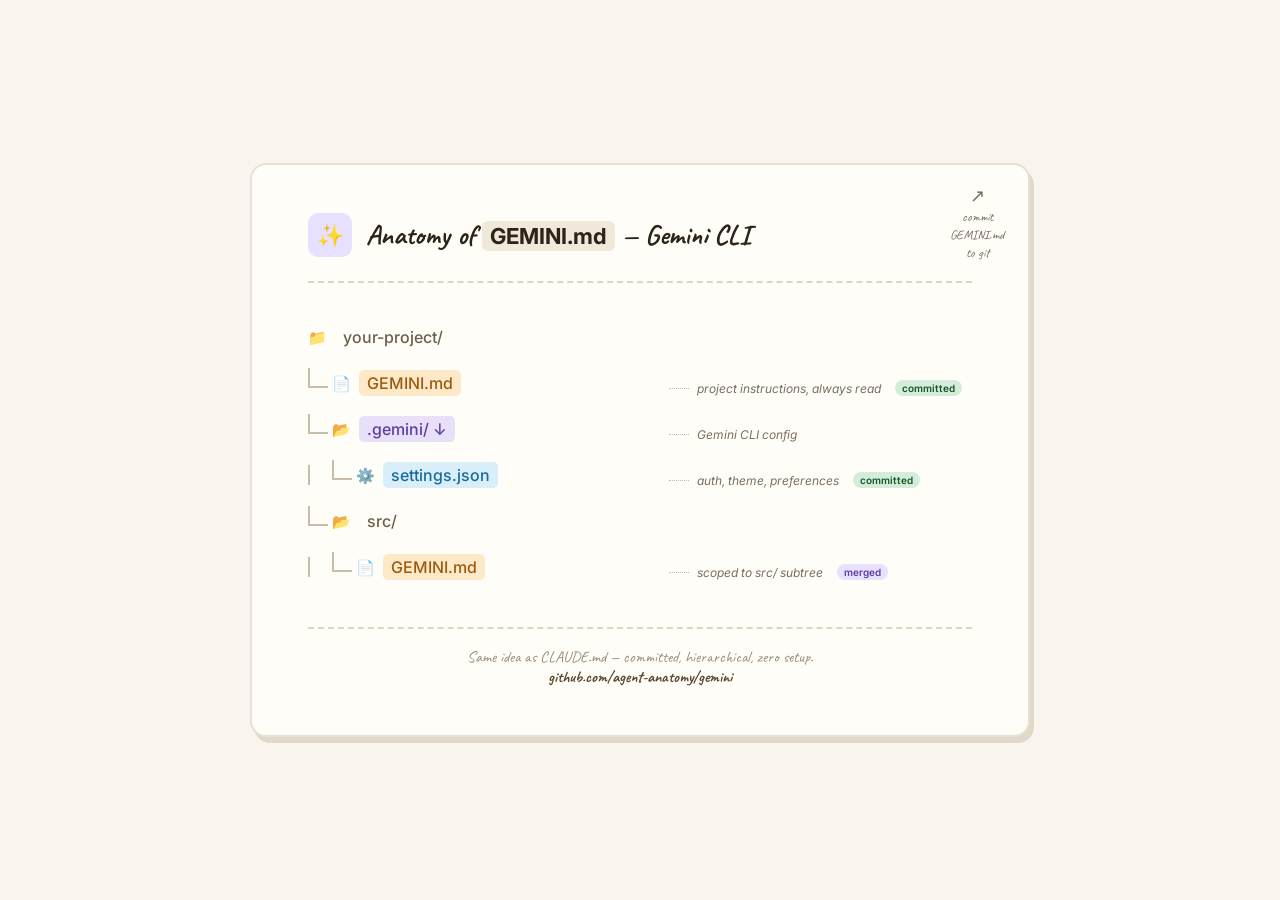
<file: gemini.html>
<!DOCTYPE html>
<html lang="en">
<head>
<meta charset="UTF-8">
<meta name="viewport" content="width=device-width, initial-scale=1.0">
<title>Anatomy of GEMINI.md — Gemini CLI</title>
<link rel="stylesheet" href="style.css">
</head>
<body>
<div class="card">

  <div class="git-badge">
    <span class="arrow">↗</span>
    <span>commit</span>
    <span>GEMINI.md</span>
    <span>to git</span>
  </div>

  <div class="header">
    <div class="agent-icon" style="background:#E8E0FF;">✨</div>
    <h1>Anatomy of <span>GEMINI.md</span> — Gemini CLI</h1>
  </div>

  <table style="width:100%; border-collapse:collapse;">
    <tbody>

      <tr>
        <td style="width:52%; vertical-align:middle; padding:5px 0;">
          <div class="tree-row">
            <span class="tree-icon">📁</span>
            <span class="tree-name tag-plain">your-project/</span>
          </div>
        </td>
        <td></td>
      </tr>

      <tr>
        <td style="vertical-align:middle; padding:5px 0;">
          <div class="tree-row">
            <div class="tree-indent"><div class="tree-line"></div></div>
            <span class="tree-icon">📄</span>
            <span class="tree-name tag-committed">GEMINI.md</span>
          </div>
        </td>
        <td style="vertical-align:middle; padding:5px 0 5px 16px;">
          <div style="display:flex; align-items:center; gap:8px;">
            <div style="flex:0 0 20px; border-bottom:1.5px dotted #C8BEA8;"></div>
            <span style="font-size:12px; color:#7A6E5E; font-style:italic; white-space:nowrap;">project instructions, always read</span>
            <span class="annotation-badge badge-git">committed</span>
          </div>
        </td>
      </tr>

      <tr>
        <td style="vertical-align:middle; padding:5px 0;">
          <div class="tree-row">
            <div class="tree-indent"><div class="tree-line"></div></div>
            <span class="tree-icon">📂</span>
            <span class="tree-name tag-folder">.gemini/ ↓</span>
          </div>
        </td>
        <td style="vertical-align:middle; padding:5px 0 5px 16px;">
          <div style="display:flex; align-items:center; gap:8px;">
            <div style="flex:0 0 20px; border-bottom:1.5px dotted #C8BEA8;"></div>
            <span style="font-size:12px; color:#7A6E5E; font-style:italic; white-space:nowrap;">Gemini CLI config</span>
          </div>
        </td>
      </tr>

      <tr>
        <td style="vertical-align:middle; padding:5px 0;">
          <div class="tree-row">
            <div class="tree-indent"><div class="tree-vline"></div><div class="tree-line"></div></div>
            <span class="tree-icon">⚙️</span>
            <span class="tree-name tag-config">settings.json</span>
          </div>
        </td>
        <td style="vertical-align:middle; padding:5px 0 5px 16px;">
          <div style="display:flex; align-items:center; gap:8px;">
            <div style="flex:0 0 20px; border-bottom:1.5px dotted #C8BEA8;"></div>
            <span style="font-size:12px; color:#7A6E5E; font-style:italic; white-space:nowrap;">auth, theme, preferences</span>
            <span class="annotation-badge badge-git">committed</span>
          </div>
        </td>
      </tr>

      <tr>
        <td style="vertical-align:middle; padding:5px 0;">
          <div class="tree-row">
            <div class="tree-indent"><div class="tree-line"></div></div>
            <span class="tree-icon">📂</span>
            <span class="tree-name tag-plain">src/</span>
          </div>
        </td>
        <td></td>
      </tr>

      <tr>
        <td style="vertical-align:middle; padding:5px 0;">
          <div class="tree-row">
            <div class="tree-indent"><div class="tree-vline"></div><div class="tree-line"></div></div>
            <span class="tree-icon">📄</span>
            <span class="tree-name tag-committed">GEMINI.md</span>
          </div>
        </td>
        <td style="vertical-align:middle; padding:5px 0 5px 16px;">
          <div style="display:flex; align-items:center; gap:8px;">
            <div style="flex:0 0 20px; border-bottom:1.5px dotted #C8BEA8;"></div>
            <span style="font-size:12px; color:#7A6E5E; font-style:italic; white-space:nowrap;">scoped to src/ subtree</span>
            <span class="annotation-badge badge-auto" style="background:#E8E0FF; color:#5B3FA0;">merged</span>
          </div>
        </td>
      </tr>

    </tbody>
  </table>

  <div class="footer">
    Same idea as CLAUDE.md — committed, hierarchical, zero setup.<br>
    <strong>github.com/agent-anatomy/gemini</strong>
  </div>

</div>
</body>
</html>
</file>
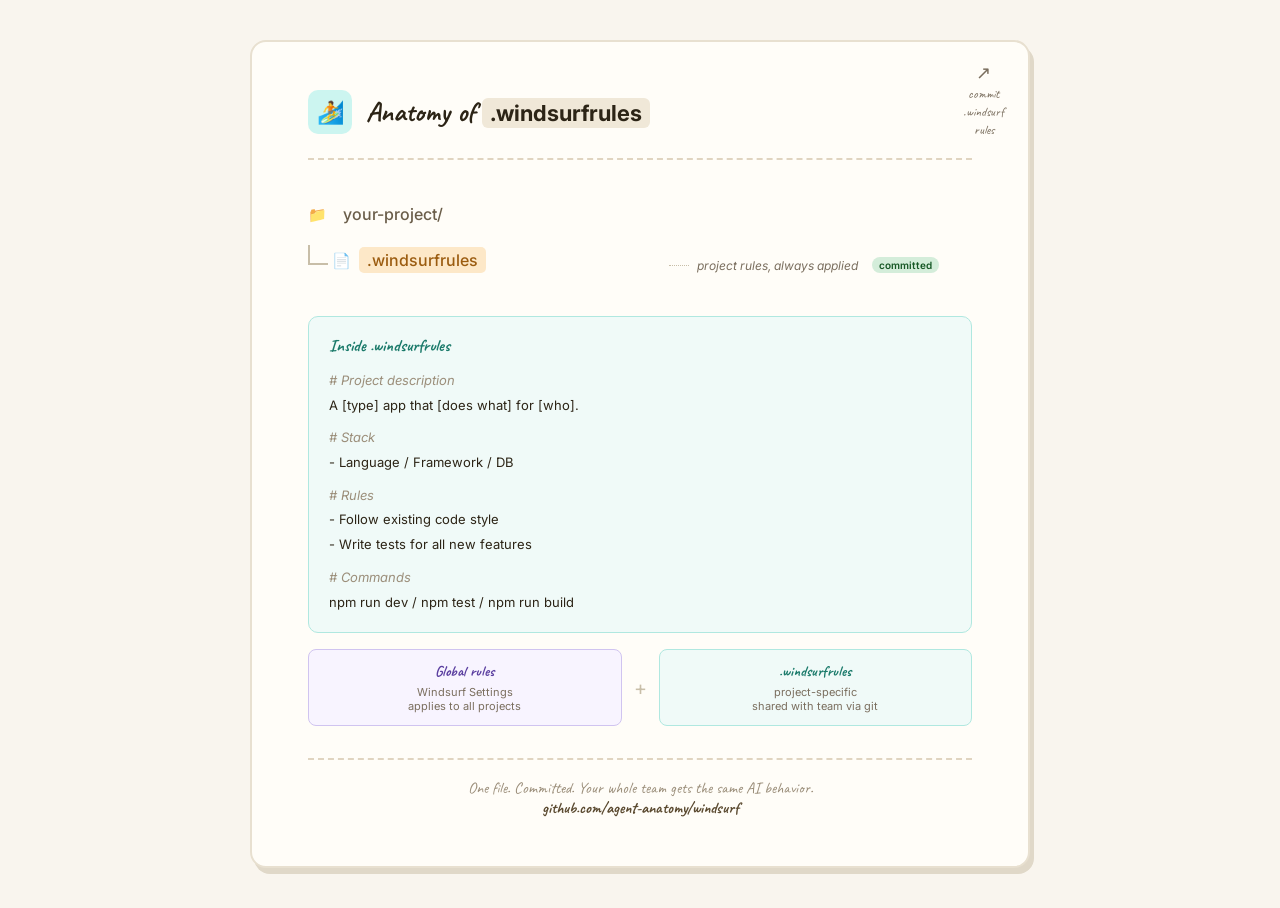
<file: windsurf.html>
<!DOCTYPE html>
<html lang="en">
<head>
<meta charset="UTF-8">
<meta name="viewport" content="width=device-width, initial-scale=1.0">
<title>Anatomy of .windsurfrules — Windsurf</title>
<link rel="stylesheet" href="style.css">
</head>
<body>
<div class="card">

  <div class="git-badge">
    <span class="arrow">↗</span>
    <span>commit</span>
    <span>.windsurf</span>
    <span>rules</span>
  </div>

  <div class="header">
    <div class="agent-icon" style="background:#CCF5F0;">🏄</div>
    <h1>Anatomy of <span>.windsurfrules</span></h1>
  </div>

  <table style="width:100%; border-collapse:collapse;">
    <tbody>

      <tr>
        <td style="width:52%; vertical-align:middle; padding:5px 0;">
          <div class="tree-row">
            <span class="tree-icon">📁</span>
            <span class="tree-name tag-plain">your-project/</span>
          </div>
        </td>
        <td style="vertical-align:middle; padding:5px 0 5px 16px;"></td>
      </tr>

      <tr>
        <td style="vertical-align:middle; padding:5px 0;">
          <div class="tree-row">
            <div class="tree-indent"><div class="tree-line"></div></div>
            <span class="tree-icon">📄</span>
            <span class="tree-name tag-committed">.windsurfrules</span>
          </div>
        </td>
        <td style="vertical-align:middle; padding:5px 0 5px 16px;">
          <div style="display:flex; align-items:center; gap:8px;">
            <div style="flex:0 0 20px; border-bottom:1.5px dotted #C8BEA8;"></div>
            <span style="font-size:12px; color:#7A6E5E; font-style:italic; white-space:nowrap;">project rules, always applied</span>
            <span class="annotation-badge badge-git">committed</span>
          </div>
        </td>
      </tr>

    </tbody>
  </table>

  <div style="margin-top: 28px; background:#F0FAF8; border:1.5px solid #B0E8E0; border-radius:10px; padding:18px 20px;">
    <div style="font-family:'Caveat',cursive; font-size:17px; font-weight:700; color:#1A7A6A; margin-bottom:12px;">Inside .windsurfrules</div>
    <div style="font-family:'Inter',monospace; font-size:13px; line-height:1.9; color:#2C2416;">
      <div style="color:#9B8E7A; font-style:italic;"># Project description</div>
      <div>A [type] app that [does what] for [who].</div>
      <div style="margin-top:8px; color:#9B8E7A; font-style:italic;"># Stack</div>
      <div>- Language / Framework / DB</div>
      <div style="margin-top:8px; color:#9B8E7A; font-style:italic;"># Rules</div>
      <div>- Follow existing code style</div>
      <div>- Write tests for all new features</div>
      <div style="margin-top:8px; color:#9B8E7A; font-style:italic;"># Commands</div>
      <div>npm run dev / npm test / npm run build</div>
    </div>
  </div>

  <div style="margin-top:16px; display:flex; gap:12px;">
    <div style="flex:1; background:#F8F4FF; border:1.5px solid #D0C4F0; border-radius:8px; padding:12px 14px; text-align:center;">
      <div style="font-family:'Caveat',cursive; font-size:15px; font-weight:700; color:#5B3FA0;">Global rules</div>
      <div style="font-size:11px; color:#7A6E5E; margin-top:4px;">Windsurf Settings<br>applies to all projects</div>
    </div>
    <div style="display:flex; align-items:center; font-size:20px; color:#C8BEA8;">+</div>
    <div style="flex:1; background:#F0FAF8; border:1.5px solid #B0E8E0; border-radius:8px; padding:12px 14px; text-align:center;">
      <div style="font-family:'Caveat',cursive; font-size:15px; font-weight:700; color:#1A7A6A;">.windsurfrules</div>
      <div style="font-size:11px; color:#7A6E5E; margin-top:4px;">project-specific<br>shared with team via git</div>
    </div>
  </div>

  <div class="footer">
    One file. Committed. Your whole team gets the same AI behavior.<br>
    <strong>github.com/agent-anatomy/windsurf</strong>
  </div>

</div>
</body>
</html>
</file>
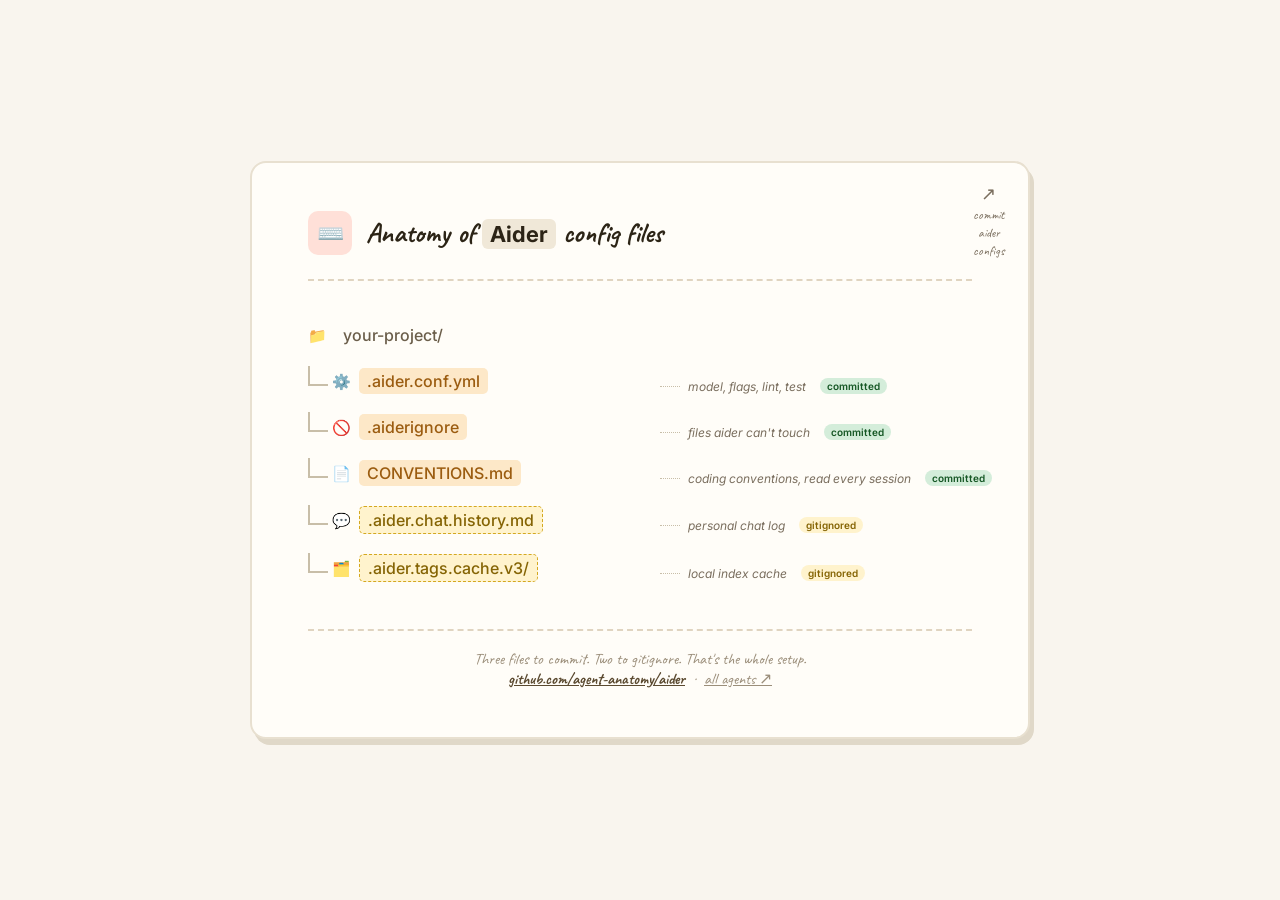
<file: docs/aider.html>
<!DOCTYPE html>
<html lang="en">
<head>
<meta charset="UTF-8">
<meta name="viewport" content="width=device-width, initial-scale=1.0">
<title>Anatomy of Aider config files</title>
<meta name="description" content="Visual anatomy of Aider config files — .aider.conf.yml, .aiderignore, CONVENTIONS.md. What to commit, what to gitignore. Ready-to-use boilerplate.">
<meta property="og:title" content="Anatomy of Aider config files">
<meta property="og:description" content="Visual map of .aider.conf.yml, .aiderignore, and CONVENTIONS.md — what each does, what to commit. Clone the boilerplate at github.com/agent-anatomy/aider">
<meta property="og:url" content="https://agent-anatomy.github.io/graphics/aider.html">
<meta property="og:type" content="website">
<meta property="og:site_name" content="Agent Anatomy">
<meta name="twitter:card" content="summary_large_image">
<meta name="twitter:title" content="Anatomy of Aider config files">
<meta name="twitter:description" content="Visual map of .aider.conf.yml, .aiderignore, and CONVENTIONS.md — what each does, what to commit.">
<link rel="canonical" href="https://agent-anatomy.github.io/graphics/aider.html">
<link rel="stylesheet" href="style.css">
</head>
<body>
<div class="card">

  <div class="git-badge">
    <span class="arrow">↗</span>
    <span>commit</span>
    <span>aider</span>
    <span>configs</span>
  </div>

  <div class="header">
    <div class="agent-icon" style="background:#FFE0D8;">⌨️</div>
    <h1>Anatomy of <span>Aider</span> config files</h1>
  </div>

  <table style="width:100%; border-collapse:collapse;">
    <tbody>

      <tr>
        <td style="width:52%; vertical-align:middle; padding:5px 0;">
          <div class="tree-row">
            <span class="tree-icon">📁</span>
            <span class="tree-name tag-plain">your-project/</span>
          </div>
        </td>
        <td></td>
      </tr>

      <tr>
        <td style="vertical-align:middle; padding:5px 0;">
          <div class="tree-row">
            <div class="tree-indent"><div class="tree-line"></div></div>
            <span class="tree-icon">⚙️</span>
            <span class="tree-name tag-committed">.aider.conf.yml</span>
          </div>
        </td>
        <td style="vertical-align:middle; padding:5px 0 5px 16px;">
          <div style="display:flex; align-items:center; gap:8px;">
            <div style="flex:0 0 20px; border-bottom:1.5px dotted #C8BEA8;"></div>
            <span style="font-size:12px; color:#7A6E5E; font-style:italic; white-space:nowrap;">model, flags, lint, test</span>
            <span class="annotation-badge badge-git">committed</span>
          </div>
        </td>
      </tr>

      <tr>
        <td style="vertical-align:middle; padding:5px 0;">
          <div class="tree-row">
            <div class="tree-indent"><div class="tree-line"></div></div>
            <span class="tree-icon">🚫</span>
            <span class="tree-name tag-committed">.aiderignore</span>
          </div>
        </td>
        <td style="vertical-align:middle; padding:5px 0 5px 16px;">
          <div style="display:flex; align-items:center; gap:8px;">
            <div style="flex:0 0 20px; border-bottom:1.5px dotted #C8BEA8;"></div>
            <span style="font-size:12px; color:#7A6E5E; font-style:italic; white-space:nowrap;">files aider can't touch</span>
            <span class="annotation-badge badge-git">committed</span>
          </div>
        </td>
      </tr>

      <tr>
        <td style="vertical-align:middle; padding:5px 0;">
          <div class="tree-row">
            <div class="tree-indent"><div class="tree-line"></div></div>
            <span class="tree-icon">📄</span>
            <span class="tree-name tag-committed">CONVENTIONS.md</span>
          </div>
        </td>
        <td style="vertical-align:middle; padding:5px 0 5px 16px;">
          <div style="display:flex; align-items:center; gap:8px;">
            <div style="flex:0 0 20px; border-bottom:1.5px dotted #C8BEA8;"></div>
            <span style="font-size:12px; color:#7A6E5E; font-style:italic; white-space:nowrap;">coding conventions, read every session</span>
            <span class="annotation-badge badge-git">committed</span>
          </div>
        </td>
      </tr>

      <tr>
        <td style="vertical-align:middle; padding:5px 0;">
          <div class="tree-row">
            <div class="tree-indent"><div class="tree-line"></div></div>
            <span class="tree-icon">💬</span>
            <span class="tree-name tag-personal">.aider.chat.history.md</span>
          </div>
        </td>
        <td style="vertical-align:middle; padding:5px 0 5px 16px;">
          <div style="display:flex; align-items:center; gap:8px;">
            <div style="flex:0 0 20px; border-bottom:1.5px dotted #C8BEA8;"></div>
            <span style="font-size:12px; color:#7A6E5E; font-style:italic; white-space:nowrap;">personal chat log</span>
            <span class="annotation-badge badge-ignore">gitignored</span>
          </div>
        </td>
      </tr>

      <tr>
        <td style="vertical-align:middle; padding:5px 0;">
          <div class="tree-row">
            <div class="tree-indent"><div class="tree-line"></div></div>
            <span class="tree-icon">🗂️</span>
            <span class="tree-name tag-personal">.aider.tags.cache.v3/</span>
          </div>
        </td>
        <td style="vertical-align:middle; padding:5px 0 5px 16px;">
          <div style="display:flex; align-items:center; gap:8px;">
            <div style="flex:0 0 20px; border-bottom:1.5px dotted #C8BEA8;"></div>
            <span style="font-size:12px; color:#7A6E5E; font-style:italic; white-space:nowrap;">local index cache</span>
            <span class="annotation-badge badge-ignore">gitignored</span>
          </div>
        </td>
      </tr>

    </tbody>
  </table>

  <div class="footer">
    Three files to commit. Two to gitignore. That's the whole setup.<br>
    <a href="https://github.com/agent-anatomy/aider" target="_blank" style="color:#5B4A30; font-weight:700;">github.com/agent-anatomy/aider</a>
    &nbsp;·&nbsp;
    <a href="https://agent-anatomy.github.io/graphics/" style="color:#9B8E7A;">all agents ↗</a>
  </div>

</div>
</body>
</html>
</file>
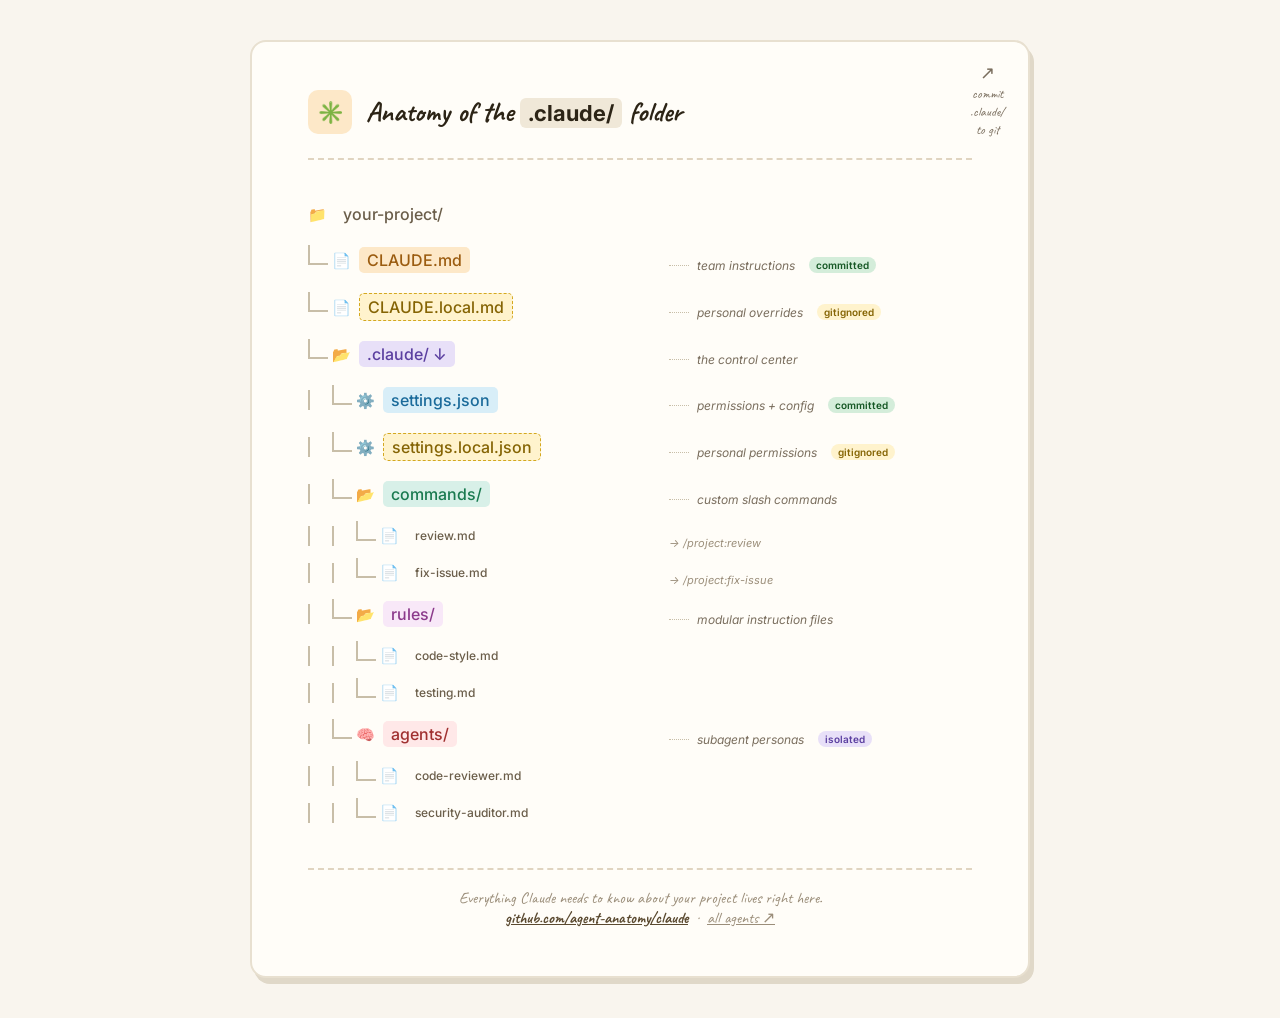
<file: docs/claude.html>
<!DOCTYPE html>
<html lang="en">
<head>
<meta charset="UTF-8">
<meta name="viewport" content="width=device-width, initial-scale=1.0">
<title>Anatomy of the .claude/ folder — Claude Code</title>
<meta name="description" content="Visual anatomy of the .claude/ folder — CLAUDE.md, settings.json, commands/, rules/, agents/. Ready-to-use boilerplate for Claude Code projects.">
<meta property="og:title" content="Anatomy of the .claude/ folder — Claude Code">
<meta property="og:description" content="Visual map of every file in the .claude/ folder. What to commit, what to gitignore, and what each file does. Clone the boilerplate at github.com/agent-anatomy/claude">
<meta property="og:url" content="https://agent-anatomy.github.io/graphics/claude.html">
<meta property="og:type" content="website">
<meta property="og:site_name" content="Agent Anatomy">
<meta name="twitter:card" content="summary_large_image">
<meta name="twitter:title" content="Anatomy of the .claude/ folder — Claude Code">
<meta name="twitter:description" content="Visual map of every file in the .claude/ folder. Clone the boilerplate at github.com/agent-anatomy/claude">
<link rel="canonical" href="https://agent-anatomy.github.io/graphics/claude.html">
<link rel="stylesheet" href="style.css">
</head>
<body>
<div class="card">

  <div class="git-badge">
    <span class="arrow">↗</span>
    <span>commit</span>
    <span>.claude/</span>
    <span>to git</span>
  </div>

  <div class="header">
    <div class="agent-icon" style="background:#FDE8C8;">✳️</div>
    <h1>Anatomy of the <span>.claude/</span> folder</h1>
  </div>

  <table style="width:100%; border-collapse:collapse;">
    <tbody>

      <tr>
        <td style="width:52%; vertical-align:middle; padding:5px 0;">
          <div class="tree-row">
            <span class="tree-icon">📁</span>
            <span class="tree-name tag-plain">your-project/</span>
          </div>
        </td>
        <td style="vertical-align:middle; padding:5px 0 5px 16px;"></td>
      </tr>

      <tr>
        <td style="vertical-align:middle; padding:5px 0;">
          <div class="tree-row">
            <div class="tree-indent"><div class="tree-line"></div></div>
            <span class="tree-icon">📄</span>
            <span class="tree-name tag-committed">CLAUDE.md</span>
          </div>
        </td>
        <td style="vertical-align:middle; padding:5px 0 5px 16px;">
          <div style="display:flex; align-items:center; gap:8px;">
            <div style="flex:0 0 20px; border-bottom:1.5px dotted #C8BEA8;"></div>
            <span style="font-size:12px; color:#7A6E5E; font-style:italic; white-space:nowrap;">team instructions</span>
            <span class="annotation-badge badge-git">committed</span>
          </div>
        </td>
      </tr>

      <tr>
        <td style="vertical-align:middle; padding:5px 0;">
          <div class="tree-row">
            <div class="tree-indent"><div class="tree-line"></div></div>
            <span class="tree-icon">📄</span>
            <span class="tree-name tag-personal">CLAUDE.local.md</span>
          </div>
        </td>
        <td style="vertical-align:middle; padding:5px 0 5px 16px;">
          <div style="display:flex; align-items:center; gap:8px;">
            <div style="flex:0 0 20px; border-bottom:1.5px dotted #C8BEA8;"></div>
            <span style="font-size:12px; color:#7A6E5E; font-style:italic; white-space:nowrap;">personal overrides</span>
            <span class="annotation-badge badge-ignore">gitignored</span>
          </div>
        </td>
      </tr>

      <tr>
        <td style="vertical-align:middle; padding:5px 0;">
          <div class="tree-row">
            <div class="tree-indent"><div class="tree-line"></div></div>
            <span class="tree-icon">📂</span>
            <span class="tree-name tag-folder">.claude/ ↓</span>
          </div>
        </td>
        <td style="vertical-align:middle; padding:5px 0 5px 16px;">
          <div style="display:flex; align-items:center; gap:8px;">
            <div style="flex:0 0 20px; border-bottom:1.5px dotted #C8BEA8;"></div>
            <span style="font-size:12px; color:#7A6E5E; font-style:italic; white-space:nowrap;">the control center</span>
          </div>
        </td>
      </tr>

      <tr>
        <td style="vertical-align:middle; padding:5px 0;">
          <div class="tree-row">
            <div class="tree-indent"><div class="tree-vline"></div><div class="tree-line"></div></div>
            <span class="tree-icon">⚙️</span>
            <span class="tree-name tag-config">settings.json</span>
          </div>
        </td>
        <td style="vertical-align:middle; padding:5px 0 5px 16px;">
          <div style="display:flex; align-items:center; gap:8px;">
            <div style="flex:0 0 20px; border-bottom:1.5px dotted #C8BEA8;"></div>
            <span style="font-size:12px; color:#7A6E5E; font-style:italic; white-space:nowrap;">permissions + config</span>
            <span class="annotation-badge badge-git">committed</span>
          </div>
        </td>
      </tr>

      <tr>
        <td style="vertical-align:middle; padding:5px 0;">
          <div class="tree-row">
            <div class="tree-indent"><div class="tree-vline"></div><div class="tree-line"></div></div>
            <span class="tree-icon">⚙️</span>
            <span class="tree-name tag-personal">settings.local.json</span>
          </div>
        </td>
        <td style="vertical-align:middle; padding:5px 0 5px 16px;">
          <div style="display:flex; align-items:center; gap:8px;">
            <div style="flex:0 0 20px; border-bottom:1.5px dotted #C8BEA8;"></div>
            <span style="font-size:12px; color:#7A6E5E; font-style:italic; white-space:nowrap;">personal permissions</span>
            <span class="annotation-badge badge-ignore">gitignored</span>
          </div>
        </td>
      </tr>

      <tr>
        <td style="vertical-align:middle; padding:5px 0;">
          <div class="tree-row">
            <div class="tree-indent"><div class="tree-vline"></div><div class="tree-line"></div></div>
            <span class="tree-icon">📂</span>
            <span class="tree-name tag-command">commands/</span>
          </div>
        </td>
        <td style="vertical-align:middle; padding:5px 0 5px 16px;">
          <div style="display:flex; align-items:center; gap:8px;">
            <div style="flex:0 0 20px; border-bottom:1.5px dotted #C8BEA8;"></div>
            <span style="font-size:12px; color:#7A6E5E; font-style:italic; white-space:nowrap;">custom slash commands</span>
          </div>
        </td>
      </tr>

      <tr>
        <td style="vertical-align:middle; padding:3px 0;">
          <div class="tree-row">
            <div class="tree-indent"><div class="tree-vline"></div><div class="tree-vline"></div><div class="tree-line"></div></div>
            <span class="tree-icon">📄</span>
            <span class="tree-name tag-plain" style="font-size:12px;">review.md</span>
          </div>
        </td>
        <td style="vertical-align:middle; padding:3px 0 3px 16px;">
          <span style="font-size:11px; color:#9B8E7A; font-style:italic;">→ /project:review</span>
        </td>
      </tr>

      <tr>
        <td style="vertical-align:middle; padding:3px 0;">
          <div class="tree-row">
            <div class="tree-indent"><div class="tree-vline"></div><div class="tree-vline"></div><div class="tree-line"></div></div>
            <span class="tree-icon">📄</span>
            <span class="tree-name tag-plain" style="font-size:12px;">fix-issue.md</span>
          </div>
        </td>
        <td style="vertical-align:middle; padding:3px 0 3px 16px;">
          <span style="font-size:11px; color:#9B8E7A; font-style:italic;">→ /project:fix-issue</span>
        </td>
      </tr>

      <tr>
        <td style="vertical-align:middle; padding:5px 0;">
          <div class="tree-row">
            <div class="tree-indent"><div class="tree-vline"></div><div class="tree-line"></div></div>
            <span class="tree-icon">📂</span>
            <span class="tree-name tag-rule">rules/</span>
          </div>
        </td>
        <td style="vertical-align:middle; padding:5px 0 5px 16px;">
          <div style="display:flex; align-items:center; gap:8px;">
            <div style="flex:0 0 20px; border-bottom:1.5px dotted #C8BEA8;"></div>
            <span style="font-size:12px; color:#7A6E5E; font-style:italic; white-space:nowrap;">modular instruction files</span>
          </div>
        </td>
      </tr>

      <tr>
        <td style="vertical-align:middle; padding:3px 0;">
          <div class="tree-row">
            <div class="tree-indent"><div class="tree-vline"></div><div class="tree-vline"></div><div class="tree-line"></div></div>
            <span class="tree-icon">📄</span>
            <span class="tree-name tag-plain" style="font-size:12px;">code-style.md</span>
          </div>
        </td>
        <td></td>
      </tr>

      <tr>
        <td style="vertical-align:middle; padding:3px 0;">
          <div class="tree-row">
            <div class="tree-indent"><div class="tree-vline"></div><div class="tree-vline"></div><div class="tree-line"></div></div>
            <span class="tree-icon">📄</span>
            <span class="tree-name tag-plain" style="font-size:12px;">testing.md</span>
          </div>
        </td>
        <td></td>
      </tr>

      <tr>
        <td style="vertical-align:middle; padding:5px 0;">
          <div class="tree-row">
            <div class="tree-indent"><div class="tree-vline"></div><div class="tree-line"></div></div>
            <span class="tree-icon">🧠</span>
            <span class="tree-name tag-agent">agents/</span>
          </div>
        </td>
        <td style="vertical-align:middle; padding:5px 0 5px 16px;">
          <div style="display:flex; align-items:center; gap:8px;">
            <div style="flex:0 0 20px; border-bottom:1.5px dotted #C8BEA8;"></div>
            <span style="font-size:12px; color:#7A6E5E; font-style:italic; white-space:nowrap;">subagent personas</span>
            <span class="annotation-badge badge-auto" style="background:#E8E0F8; color:#5B3FA0;">isolated</span>
          </div>
        </td>
      </tr>

      <tr>
        <td style="vertical-align:middle; padding:3px 0;">
          <div class="tree-row">
            <div class="tree-indent"><div class="tree-vline"></div><div class="tree-vline"></div><div class="tree-line"></div></div>
            <span class="tree-icon">📄</span>
            <span class="tree-name tag-plain" style="font-size:12px;">code-reviewer.md</span>
          </div>
        </td>
        <td></td>
      </tr>

      <tr>
        <td style="vertical-align:middle; padding:3px 0;">
          <div class="tree-row">
            <div class="tree-indent"><div class="tree-vline"></div><div class="tree-vline"></div><div class="tree-line"></div></div>
            <span class="tree-icon">📄</span>
            <span class="tree-name tag-plain" style="font-size:12px;">security-auditor.md</span>
          </div>
        </td>
        <td></td>
      </tr>

    </tbody>
  </table>

  <div class="footer">
    Everything Claude needs to know about your project lives right here.<br>
    <a href="https://github.com/agent-anatomy/claude" target="_blank" style="color:#5B4A30; font-weight:700;">github.com/agent-anatomy/claude</a>
    &nbsp;·&nbsp;
    <a href="https://agent-anatomy.github.io/graphics/" style="color:#9B8E7A;">all agents ↗</a>
  </div>

</div>
</body>
</html>
</file>
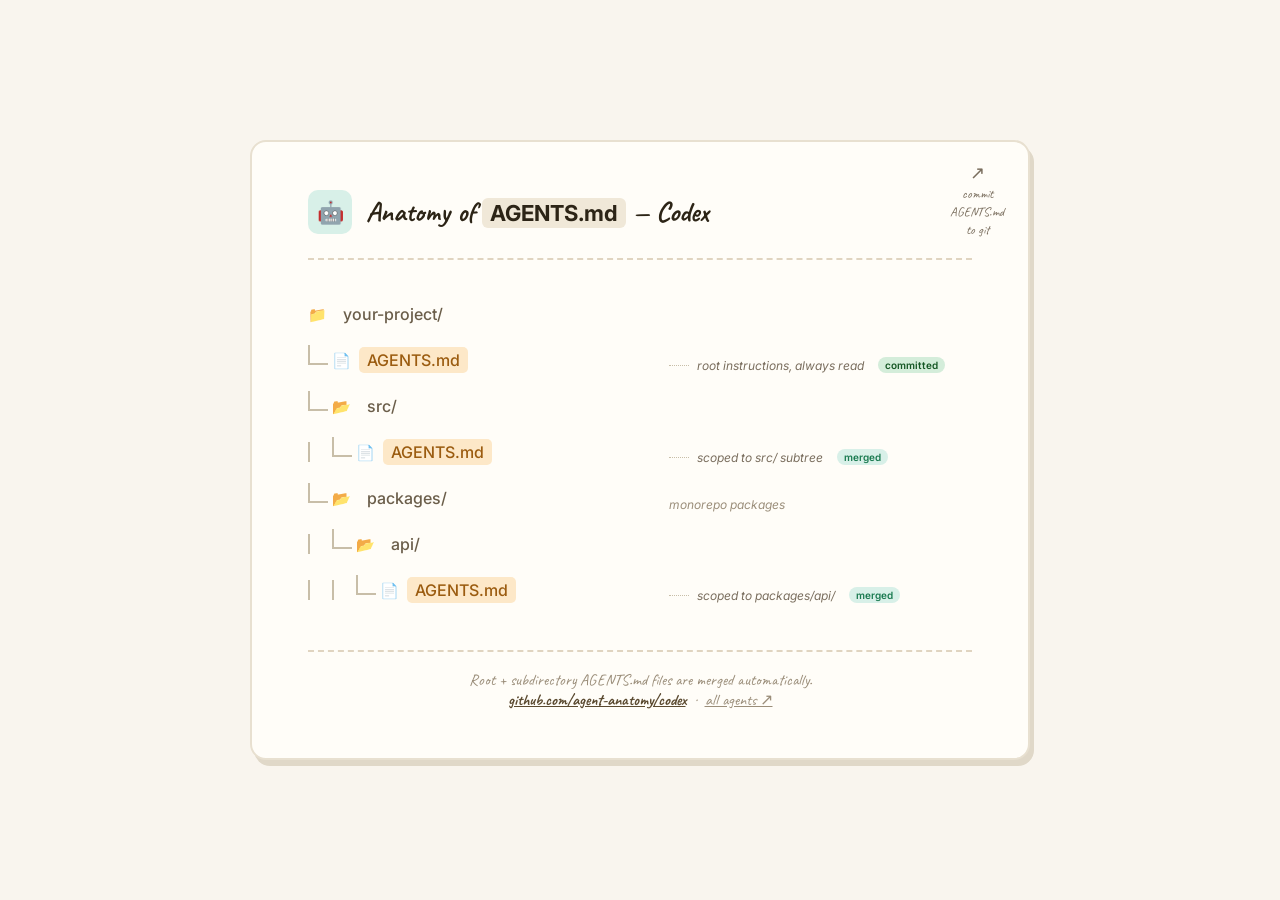
<file: docs/codex.html>
<!DOCTYPE html>
<html lang="en">
<head>
<meta charset="UTF-8">
<meta name="viewport" content="width=device-width, initial-scale=1.0">
<title>Anatomy of AGENTS.md — OpenAI Codex</title>
<meta name="description" content="Visual anatomy of AGENTS.md for OpenAI Codex CLI — root and subdirectory instructions, hierarchical merging, monorepo setup. Ready-to-use boilerplate.">
<meta property="og:title" content="Anatomy of AGENTS.md — OpenAI Codex">
<meta property="og:description" content="Visual map of AGENTS.md — how Codex reads it, hierarchical merging for monorepos, what to include. Clone the boilerplate at github.com/agent-anatomy/codex">
<meta property="og:url" content="https://agent-anatomy.github.io/graphics/codex.html">
<meta property="og:type" content="website">
<meta property="og:site_name" content="Agent Anatomy">
<meta name="twitter:card" content="summary_large_image">
<meta name="twitter:title" content="Anatomy of AGENTS.md — OpenAI Codex">
<meta name="twitter:description" content="Visual map of AGENTS.md — how Codex reads it, hierarchical merging for monorepos, what to include.">
<link rel="canonical" href="https://agent-anatomy.github.io/graphics/codex.html">
<link rel="stylesheet" href="style.css">
</head>
<body>
<div class="card">

  <div class="git-badge">
    <span class="arrow">↗</span>
    <span>commit</span>
    <span>AGENTS.md</span>
    <span>to git</span>
  </div>

  <div class="header">
    <div class="agent-icon" style="background:#D8F0E8;">🤖</div>
    <h1>Anatomy of <span>AGENTS.md</span> — Codex</h1>
  </div>

  <table style="width:100%; border-collapse:collapse;">
    <tbody>

      <tr>
        <td style="width:52%; vertical-align:middle; padding:5px 0;">
          <div class="tree-row">
            <span class="tree-icon">📁</span>
            <span class="tree-name tag-plain">your-project/</span>
          </div>
        </td>
        <td style="vertical-align:middle; padding:5px 0 5px 16px;"></td>
      </tr>

      <tr>
        <td style="vertical-align:middle; padding:5px 0;">
          <div class="tree-row">
            <div class="tree-indent"><div class="tree-line"></div></div>
            <span class="tree-icon">📄</span>
            <span class="tree-name tag-committed">AGENTS.md</span>
          </div>
        </td>
        <td style="vertical-align:middle; padding:5px 0 5px 16px;">
          <div style="display:flex; align-items:center; gap:8px;">
            <div style="flex:0 0 20px; border-bottom:1.5px dotted #C8BEA8;"></div>
            <span style="font-size:12px; color:#7A6E5E; font-style:italic; white-space:nowrap;">root instructions, always read</span>
            <span class="annotation-badge badge-git">committed</span>
          </div>
        </td>
      </tr>

      <tr>
        <td style="vertical-align:middle; padding:5px 0;">
          <div class="tree-row">
            <div class="tree-indent"><div class="tree-line"></div></div>
            <span class="tree-icon">📂</span>
            <span class="tree-name tag-plain">src/</span>
          </div>
        </td>
        <td style="vertical-align:middle; padding:5px 0 5px 16px;"></td>
      </tr>

      <tr>
        <td style="vertical-align:middle; padding:5px 0;">
          <div class="tree-row">
            <div class="tree-indent"><div class="tree-vline"></div><div class="tree-line"></div></div>
            <span class="tree-icon">📄</span>
            <span class="tree-name tag-committed">AGENTS.md</span>
          </div>
        </td>
        <td style="vertical-align:middle; padding:5px 0 5px 16px;">
          <div style="display:flex; align-items:center; gap:8px;">
            <div style="flex:0 0 20px; border-bottom:1.5px dotted #C8BEA8;"></div>
            <span style="font-size:12px; color:#7A6E5E; font-style:italic; white-space:nowrap;">scoped to src/ subtree</span>
            <span class="annotation-badge badge-auto" style="background:#D8F0E8; color:#1A7A50;">merged</span>
          </div>
        </td>
      </tr>

      <tr>
        <td style="vertical-align:middle; padding:5px 0;">
          <div class="tree-row">
            <div class="tree-indent"><div class="tree-line"></div></div>
            <span class="tree-icon">📂</span>
            <span class="tree-name tag-plain">packages/</span>
          </div>
        </td>
        <td style="vertical-align:middle; padding:5px 0 5px 16px;">
          <span style="font-size:12px; color:#9B8E7A; font-style:italic;">monorepo packages</span>
        </td>
      </tr>

      <tr>
        <td style="vertical-align:middle; padding:5px 0;">
          <div class="tree-row">
            <div class="tree-indent"><div class="tree-vline"></div><div class="tree-line"></div></div>
            <span class="tree-icon">📂</span>
            <span class="tree-name tag-plain">api/</span>
          </div>
        </td>
        <td></td>
      </tr>

      <tr>
        <td style="vertical-align:middle; padding:5px 0;">
          <div class="tree-row">
            <div class="tree-indent"><div class="tree-vline"></div><div class="tree-vline"></div><div class="tree-line"></div></div>
            <span class="tree-icon">📄</span>
            <span class="tree-name tag-committed">AGENTS.md</span>
          </div>
        </td>
        <td style="vertical-align:middle; padding:5px 0 5px 16px;">
          <div style="display:flex; align-items:center; gap:8px;">
            <div style="flex:0 0 20px; border-bottom:1.5px dotted #C8BEA8;"></div>
            <span style="font-size:12px; color:#7A6E5E; font-style:italic; white-space:nowrap;">scoped to packages/api/</span>
            <span class="annotation-badge badge-auto" style="background:#D8F0E8; color:#1A7A50;">merged</span>
          </div>
        </td>
      </tr>

    </tbody>
  </table>

  <div class="footer">
    Root + subdirectory AGENTS.md files are merged automatically.<br>
    <a href="https://github.com/agent-anatomy/codex" target="_blank" style="color:#5B4A30; font-weight:700;">github.com/agent-anatomy/codex</a>
    &nbsp;·&nbsp;
    <a href="https://agent-anatomy.github.io/graphics/" style="color:#9B8E7A;">all agents ↗</a>
  </div>

</div>
</body>
</html>
</file>
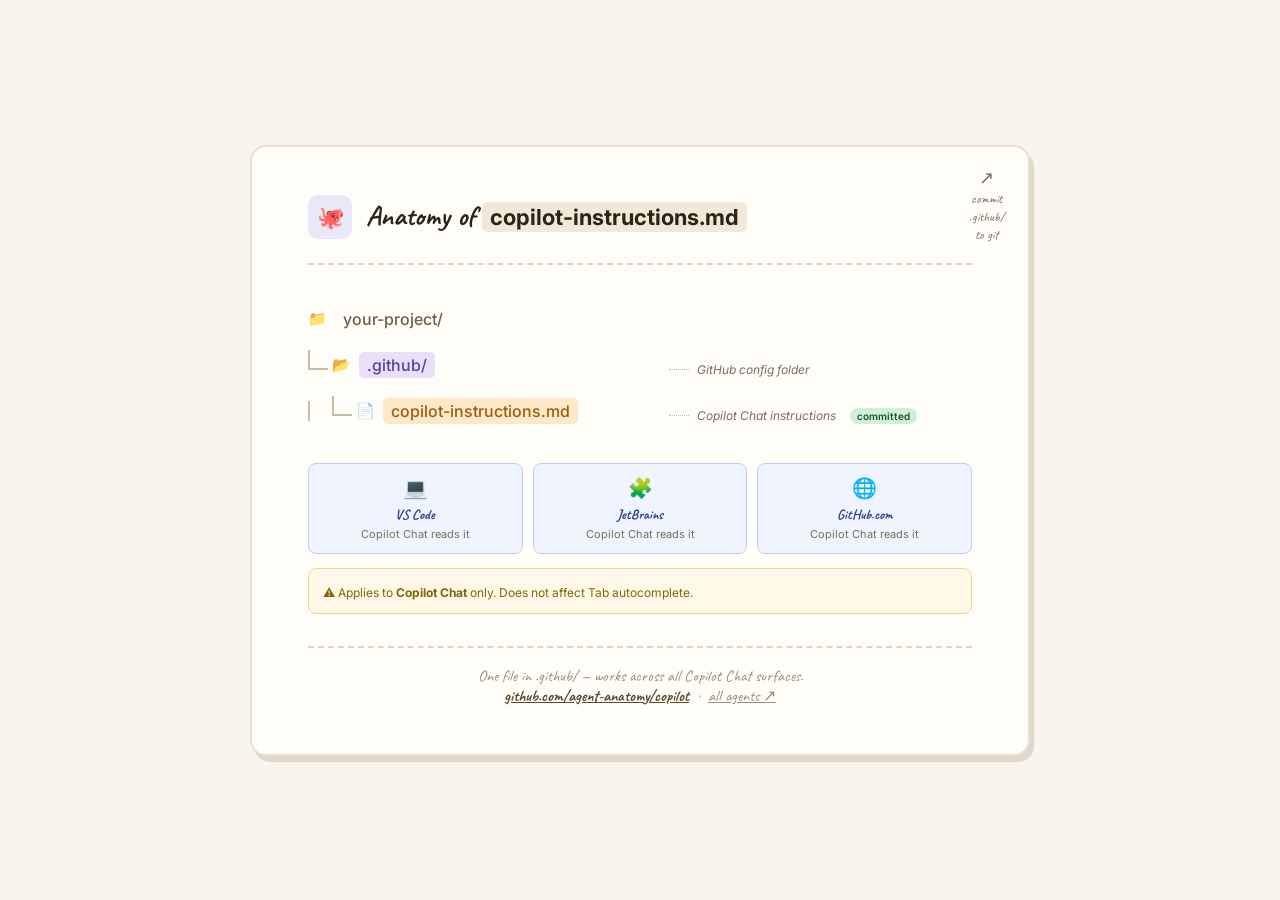
<file: docs/copilot.html>
<!DOCTYPE html>
<html lang="en">
<head>
<meta charset="UTF-8">
<meta name="viewport" content="width=device-width, initial-scale=1.0">
<title>Anatomy of copilot-instructions.md — GitHub Copilot</title>
<meta name="description" content="Visual anatomy of .github/copilot-instructions.md — how GitHub Copilot Chat reads project instructions across VS Code, JetBrains, and GitHub.com.">
<meta property="og:title" content="Anatomy of copilot-instructions.md — GitHub Copilot">
<meta property="og:description" content="Visual map of copilot-instructions.md — where it lives, what it controls, which surfaces read it. Clone the boilerplate at github.com/agent-anatomy/copilot">
<meta property="og:url" content="https://agent-anatomy.github.io/graphics/copilot.html">
<meta property="og:type" content="website">
<meta property="og:site_name" content="Agent Anatomy">
<meta name="twitter:card" content="summary_large_image">
<meta name="twitter:title" content="Anatomy of copilot-instructions.md — GitHub Copilot">
<meta name="twitter:description" content="Visual map of copilot-instructions.md — where it lives, what it controls, which surfaces read it.">
<link rel="canonical" href="https://agent-anatomy.github.io/graphics/copilot.html">
<link rel="stylesheet" href="style.css">
</head>
<body>
<div class="card">

  <div class="git-badge">
    <span class="arrow">↗</span>
    <span>commit</span>
    <span>.github/</span>
    <span>to git</span>
  </div>

  <div class="header">
    <div class="agent-icon" style="background:#E8E8F8;">🐙</div>
    <h1>Anatomy of <span>copilot-instructions.md</span></h1>
  </div>

  <table style="width:100%; border-collapse:collapse;">
    <tbody>

      <tr>
        <td style="width:52%; vertical-align:middle; padding:5px 0;">
          <div class="tree-row">
            <span class="tree-icon">📁</span>
            <span class="tree-name tag-plain">your-project/</span>
          </div>
        </td>
        <td></td>
      </tr>

      <tr>
        <td style="vertical-align:middle; padding:5px 0;">
          <div class="tree-row">
            <div class="tree-indent"><div class="tree-line"></div></div>
            <span class="tree-icon">📂</span>
            <span class="tree-name tag-folder">.github/</span>
          </div>
        </td>
        <td style="vertical-align:middle; padding:5px 0 5px 16px;">
          <div style="display:flex; align-items:center; gap:8px;">
            <div style="flex:0 0 20px; border-bottom:1.5px dotted #C8BEA8;"></div>
            <span style="font-size:12px; color:#7A6E5E; font-style:italic;">GitHub config folder</span>
          </div>
        </td>
      </tr>

      <tr>
        <td style="vertical-align:middle; padding:5px 0;">
          <div class="tree-row">
            <div class="tree-indent"><div class="tree-vline"></div><div class="tree-line"></div></div>
            <span class="tree-icon">📄</span>
            <span class="tree-name tag-committed">copilot-instructions.md</span>
          </div>
        </td>
        <td style="vertical-align:middle; padding:5px 0 5px 16px;">
          <div style="display:flex; align-items:center; gap:8px;">
            <div style="flex:0 0 20px; border-bottom:1.5px dotted #C8BEA8;"></div>
            <span style="font-size:12px; color:#7A6E5E; font-style:italic; white-space:nowrap;">Copilot Chat instructions</span>
            <span class="annotation-badge badge-git">committed</span>
          </div>
        </td>
      </tr>

    </tbody>
  </table>

  <div style="margin-top:24px; display:flex; gap:10px; flex-wrap:wrap;">
    <div style="flex:1; min-width:140px; background:#F0F4FF; border:1.5px solid #C0CCF0; border-radius:8px; padding:12px 14px; text-align:center;">
      <div style="font-size:20px; margin-bottom:6px;">💻</div>
      <div style="font-family:'Caveat',cursive; font-size:14px; font-weight:700; color:#2C3E8B;">VS Code</div>
      <div style="font-size:11px; color:#7A6E5E; margin-top:4px;">Copilot Chat reads it</div>
    </div>
    <div style="flex:1; min-width:140px; background:#F0F4FF; border:1.5px solid #C0CCF0; border-radius:8px; padding:12px 14px; text-align:center;">
      <div style="font-size:20px; margin-bottom:6px;">🧩</div>
      <div style="font-family:'Caveat',cursive; font-size:14px; font-weight:700; color:#2C3E8B;">JetBrains</div>
      <div style="font-size:11px; color:#7A6E5E; margin-top:4px;">Copilot Chat reads it</div>
    </div>
    <div style="flex:1; min-width:140px; background:#F0F4FF; border:1.5px solid #C0CCF0; border-radius:8px; padding:12px 14px; text-align:center;">
      <div style="font-size:20px; margin-bottom:6px;">🌐</div>
      <div style="font-family:'Caveat',cursive; font-size:14px; font-weight:700; color:#2C3E8B;">GitHub.com</div>
      <div style="font-size:11px; color:#7A6E5E; margin-top:4px;">Copilot Chat reads it</div>
    </div>
  </div>

  <div style="margin-top:14px; background:#FFF8E8; border:1.5px solid #F0D890; border-radius:8px; padding:12px 14px;">
    <span style="font-size:12px; color:#856404;">⚠️ Applies to <strong>Copilot Chat</strong> only. Does not affect Tab autocomplete.</span>
  </div>

  <div class="footer">
    One file in .github/ — works across all Copilot Chat surfaces.<br>
    <a href="https://github.com/agent-anatomy/copilot" target="_blank" style="color:#5B4A30; font-weight:700;">github.com/agent-anatomy/copilot</a>
    &nbsp;·&nbsp;
    <a href="https://agent-anatomy.github.io/graphics/" style="color:#9B8E7A;">all agents ↗</a>
  </div>

</div>
</body>
</html>
</file>
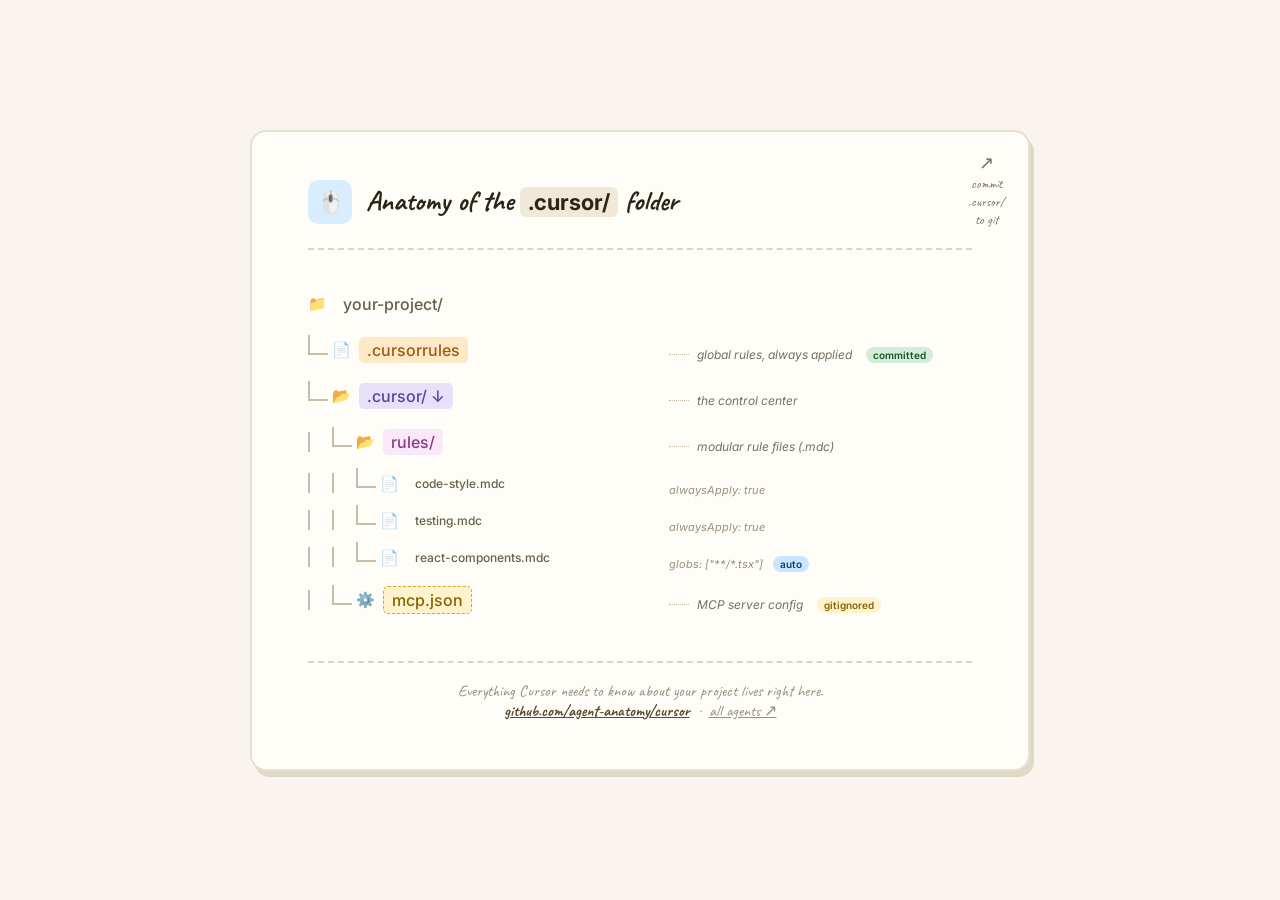
<file: docs/cursor.html>
<!DOCTYPE html>
<html lang="en">
<head>
<meta charset="UTF-8">
<meta name="viewport" content="width=device-width, initial-scale=1.0">
<title>Anatomy of the .cursor/ folder — Cursor</title>
<meta name="description" content="Visual anatomy of the .cursor/ folder — .cursorrules, rules/*.mdc, mcp.json. Ready-to-use boilerplate for Cursor projects.">
<meta property="og:title" content="Anatomy of the .cursor/ folder — Cursor">
<meta property="og:description" content="Visual map of .cursorrules and .cursor/rules/ — what each file does, when rules apply, what to commit. Clone the boilerplate at github.com/agent-anatomy/cursor">
<meta property="og:url" content="https://agent-anatomy.github.io/graphics/cursor.html">
<meta property="og:type" content="website">
<meta property="og:site_name" content="Agent Anatomy">
<meta name="twitter:card" content="summary_large_image">
<meta name="twitter:title" content="Anatomy of the .cursor/ folder — Cursor">
<meta name="twitter:description" content="Visual map of .cursorrules and .cursor/rules/ — what each file does, when rules apply, what to commit.">
<link rel="canonical" href="https://agent-anatomy.github.io/graphics/cursor.html">
<link rel="stylesheet" href="style.css">
</head>
<body>
<div class="card">

  <div class="git-badge">
    <span class="arrow">↗</span>
    <span>commit</span>
    <span>.cursor/</span>
    <span>to git</span>
  </div>

  <div class="header">
    <div class="agent-icon" style="background:#D8EEFF;">🖱️</div>
    <h1>Anatomy of the <span>.cursor/</span> folder</h1>
  </div>

  <table style="width:100%; border-collapse:collapse;">
    <tbody>

      <tr>
        <td style="width:52%; vertical-align:middle; padding:5px 0;">
          <div class="tree-row">
            <span class="tree-icon">📁</span>
            <span class="tree-name tag-plain">your-project/</span>
          </div>
        </td>
        <td style="vertical-align:middle; padding:5px 0 5px 16px;"></td>
      </tr>

      <tr>
        <td style="vertical-align:middle; padding:5px 0;">
          <div class="tree-row">
            <div class="tree-indent"><div class="tree-line"></div></div>
            <span class="tree-icon">📄</span>
            <span class="tree-name tag-committed">.cursorrules</span>
          </div>
        </td>
        <td style="vertical-align:middle; padding:5px 0 5px 16px;">
          <div style="display:flex; align-items:center; gap:8px;">
            <div style="flex:0 0 20px; border-bottom:1.5px dotted #C8BEA8;"></div>
            <span style="font-size:12px; color:#7A6E5E; font-style:italic; white-space:nowrap;">global rules, always applied</span>
            <span class="annotation-badge badge-git">committed</span>
          </div>
        </td>
      </tr>

      <tr>
        <td style="vertical-align:middle; padding:5px 0;">
          <div class="tree-row">
            <div class="tree-indent"><div class="tree-line"></div></div>
            <span class="tree-icon">📂</span>
            <span class="tree-name tag-folder">.cursor/ ↓</span>
          </div>
        </td>
        <td style="vertical-align:middle; padding:5px 0 5px 16px;">
          <div style="display:flex; align-items:center; gap:8px;">
            <div style="flex:0 0 20px; border-bottom:1.5px dotted #C8BEA8;"></div>
            <span style="font-size:12px; color:#7A6E5E; font-style:italic; white-space:nowrap;">the control center</span>
          </div>
        </td>
      </tr>

      <tr>
        <td style="vertical-align:middle; padding:5px 0;">
          <div class="tree-row">
            <div class="tree-indent"><div class="tree-vline"></div><div class="tree-line"></div></div>
            <span class="tree-icon">📂</span>
            <span class="tree-name tag-rule">rules/</span>
          </div>
        </td>
        <td style="vertical-align:middle; padding:5px 0 5px 16px;">
          <div style="display:flex; align-items:center; gap:8px;">
            <div style="flex:0 0 20px; border-bottom:1.5px dotted #C8BEA8;"></div>
            <span style="font-size:12px; color:#7A6E5E; font-style:italic; white-space:nowrap;">modular rule files (.mdc)</span>
          </div>
        </td>
      </tr>

      <tr>
        <td style="vertical-align:middle; padding:3px 0;">
          <div class="tree-row">
            <div class="tree-indent"><div class="tree-vline"></div><div class="tree-vline"></div><div class="tree-line"></div></div>
            <span class="tree-icon">📄</span>
            <span class="tree-name tag-plain" style="font-size:12px;">code-style.mdc</span>
          </div>
        </td>
        <td style="vertical-align:middle; padding:3px 0 3px 16px;">
          <span style="font-size:11px; color:#9B8E7A; font-style:italic;">alwaysApply: true</span>
        </td>
      </tr>

      <tr>
        <td style="vertical-align:middle; padding:3px 0;">
          <div class="tree-row">
            <div class="tree-indent"><div class="tree-vline"></div><div class="tree-vline"></div><div class="tree-line"></div></div>
            <span class="tree-icon">📄</span>
            <span class="tree-name tag-plain" style="font-size:12px;">testing.mdc</span>
          </div>
        </td>
        <td style="vertical-align:middle; padding:3px 0 3px 16px;">
          <span style="font-size:11px; color:#9B8E7A; font-style:italic;">alwaysApply: true</span>
        </td>
      </tr>

      <tr>
        <td style="vertical-align:middle; padding:3px 0;">
          <div class="tree-row">
            <div class="tree-indent"><div class="tree-vline"></div><div class="tree-vline"></div><div class="tree-line"></div></div>
            <span class="tree-icon">📄</span>
            <span class="tree-name tag-plain" style="font-size:12px;">react-components.mdc</span>
          </div>
        </td>
        <td style="vertical-align:middle; padding:3px 0 3px 16px;">
          <span style="font-size:11px; color:#9B8E7A; font-style:italic;">globs: ["**/*.tsx"]</span>
          <span class="annotation-badge badge-auto" style="margin-left:6px;">auto</span>
        </td>
      </tr>

      <tr>
        <td style="vertical-align:middle; padding:5px 0;">
          <div class="tree-row">
            <div class="tree-indent"><div class="tree-vline"></div><div class="tree-line"></div></div>
            <span class="tree-icon">⚙️</span>
            <span class="tree-name tag-personal">mcp.json</span>
          </div>
        </td>
        <td style="vertical-align:middle; padding:5px 0 5px 16px;">
          <div style="display:flex; align-items:center; gap:8px;">
            <div style="flex:0 0 20px; border-bottom:1.5px dotted #C8BEA8;"></div>
            <span style="font-size:12px; color:#7A6E5E; font-style:italic; white-space:nowrap;">MCP server config</span>
            <span class="annotation-badge badge-ignore">gitignored</span>
          </div>
        </td>
      </tr>

    </tbody>
  </table>

  <div class="footer">
    Everything Cursor needs to know about your project lives right here.<br>
    <a href="https://github.com/agent-anatomy/cursor" target="_blank" style="color:#5B4A30; font-weight:700;">github.com/agent-anatomy/cursor</a>
    &nbsp;·&nbsp;
    <a href="https://agent-anatomy.github.io/graphics/" style="color:#9B8E7A;">all agents ↗</a>
  </div>

</div>
</body>
</html>
</file>
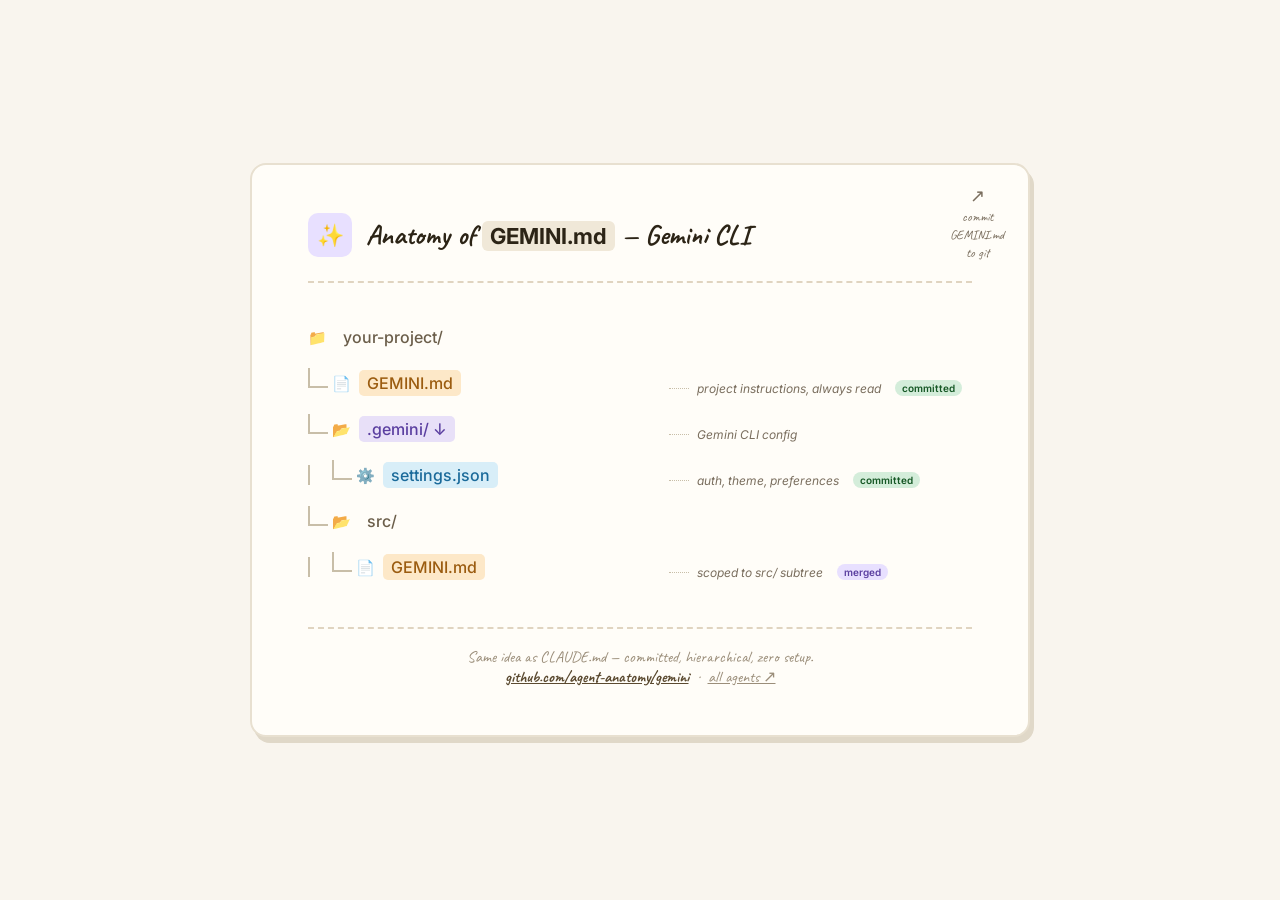
<file: docs/gemini.html>
<!DOCTYPE html>
<html lang="en">
<head>
<meta charset="UTF-8">
<meta name="viewport" content="width=device-width, initial-scale=1.0">
<title>Anatomy of GEMINI.md — Gemini CLI</title>
<meta name="description" content="Visual anatomy of GEMINI.md for Gemini CLI — project instructions, .gemini/settings.json, hierarchical loading. Ready-to-use boilerplate.">
<meta property="og:title" content="Anatomy of GEMINI.md — Gemini CLI">
<meta property="og:description" content="Visual map of GEMINI.md and .gemini/settings.json — how Gemini CLI reads project context, hierarchical merging. Clone the boilerplate at github.com/agent-anatomy/gemini">
<meta property="og:url" content="https://agent-anatomy.github.io/graphics/gemini.html">
<meta property="og:type" content="website">
<meta property="og:site_name" content="Agent Anatomy">
<meta name="twitter:card" content="summary_large_image">
<meta name="twitter:title" content="Anatomy of GEMINI.md — Gemini CLI">
<meta name="twitter:description" content="Visual map of GEMINI.md and .gemini/settings.json — how Gemini CLI reads project context, hierarchical merging.">
<link rel="canonical" href="https://agent-anatomy.github.io/graphics/gemini.html">
<link rel="stylesheet" href="style.css">
</head>
<body>
<div class="card">

  <div class="git-badge">
    <span class="arrow">↗</span>
    <span>commit</span>
    <span>GEMINI.md</span>
    <span>to git</span>
  </div>

  <div class="header">
    <div class="agent-icon" style="background:#E8E0FF;">✨</div>
    <h1>Anatomy of <span>GEMINI.md</span> — Gemini CLI</h1>
  </div>

  <table style="width:100%; border-collapse:collapse;">
    <tbody>

      <tr>
        <td style="width:52%; vertical-align:middle; padding:5px 0;">
          <div class="tree-row">
            <span class="tree-icon">📁</span>
            <span class="tree-name tag-plain">your-project/</span>
          </div>
        </td>
        <td></td>
      </tr>

      <tr>
        <td style="vertical-align:middle; padding:5px 0;">
          <div class="tree-row">
            <div class="tree-indent"><div class="tree-line"></div></div>
            <span class="tree-icon">📄</span>
            <span class="tree-name tag-committed">GEMINI.md</span>
          </div>
        </td>
        <td style="vertical-align:middle; padding:5px 0 5px 16px;">
          <div style="display:flex; align-items:center; gap:8px;">
            <div style="flex:0 0 20px; border-bottom:1.5px dotted #C8BEA8;"></div>
            <span style="font-size:12px; color:#7A6E5E; font-style:italic; white-space:nowrap;">project instructions, always read</span>
            <span class="annotation-badge badge-git">committed</span>
          </div>
        </td>
      </tr>

      <tr>
        <td style="vertical-align:middle; padding:5px 0;">
          <div class="tree-row">
            <div class="tree-indent"><div class="tree-line"></div></div>
            <span class="tree-icon">📂</span>
            <span class="tree-name tag-folder">.gemini/ ↓</span>
          </div>
        </td>
        <td style="vertical-align:middle; padding:5px 0 5px 16px;">
          <div style="display:flex; align-items:center; gap:8px;">
            <div style="flex:0 0 20px; border-bottom:1.5px dotted #C8BEA8;"></div>
            <span style="font-size:12px; color:#7A6E5E; font-style:italic; white-space:nowrap;">Gemini CLI config</span>
          </div>
        </td>
      </tr>

      <tr>
        <td style="vertical-align:middle; padding:5px 0;">
          <div class="tree-row">
            <div class="tree-indent"><div class="tree-vline"></div><div class="tree-line"></div></div>
            <span class="tree-icon">⚙️</span>
            <span class="tree-name tag-config">settings.json</span>
          </div>
        </td>
        <td style="vertical-align:middle; padding:5px 0 5px 16px;">
          <div style="display:flex; align-items:center; gap:8px;">
            <div style="flex:0 0 20px; border-bottom:1.5px dotted #C8BEA8;"></div>
            <span style="font-size:12px; color:#7A6E5E; font-style:italic; white-space:nowrap;">auth, theme, preferences</span>
            <span class="annotation-badge badge-git">committed</span>
          </div>
        </td>
      </tr>

      <tr>
        <td style="vertical-align:middle; padding:5px 0;">
          <div class="tree-row">
            <div class="tree-indent"><div class="tree-line"></div></div>
            <span class="tree-icon">📂</span>
            <span class="tree-name tag-plain">src/</span>
          </div>
        </td>
        <td></td>
      </tr>

      <tr>
        <td style="vertical-align:middle; padding:5px 0;">
          <div class="tree-row">
            <div class="tree-indent"><div class="tree-vline"></div><div class="tree-line"></div></div>
            <span class="tree-icon">📄</span>
            <span class="tree-name tag-committed">GEMINI.md</span>
          </div>
        </td>
        <td style="vertical-align:middle; padding:5px 0 5px 16px;">
          <div style="display:flex; align-items:center; gap:8px;">
            <div style="flex:0 0 20px; border-bottom:1.5px dotted #C8BEA8;"></div>
            <span style="font-size:12px; color:#7A6E5E; font-style:italic; white-space:nowrap;">scoped to src/ subtree</span>
            <span class="annotation-badge badge-auto" style="background:#E8E0FF; color:#5B3FA0;">merged</span>
          </div>
        </td>
      </tr>

    </tbody>
  </table>

  <div class="footer">
    Same idea as CLAUDE.md — committed, hierarchical, zero setup.<br>
    <a href="https://github.com/agent-anatomy/gemini" target="_blank" style="color:#5B4A30; font-weight:700;">github.com/agent-anatomy/gemini</a>
    &nbsp;·&nbsp;
    <a href="https://agent-anatomy.github.io/graphics/" style="color:#9B8E7A;">all agents ↗</a>
  </div>

</div>
</body>
</html>
</file>
<file: style.css>
@import url('https://fonts.googleapis.com/css2?family=Caveat:wght@400;600;700&family=Inter:wght@400;500;600&display=swap');

* { margin: 0; padding: 0; box-sizing: border-box; }

body {
  background: #F9F5EE;
  font-family: 'Inter', sans-serif;
  min-height: 100vh;
  display: flex;
  align-items: center;
  justify-content: center;
  padding: 40px;
}

.card {
  background: #FFFDF8;
  border: 2px solid #E8E0D0;
  border-radius: 16px;
  padding: 48px 56px;
  max-width: 780px;
  width: 100%;
  box-shadow: 4px 6px 0px #E0D8C8;
  position: relative;
}

/* Header */
.header {
  display: flex;
  align-items: center;
  gap: 14px;
  margin-bottom: 36px;
  padding-bottom: 24px;
  border-bottom: 2px dashed #E0D4C0;
}

.agent-icon {
  width: 44px;
  height: 44px;
  border-radius: 10px;
  display: flex;
  align-items: center;
  justify-content: center;
  font-size: 22px;
  flex-shrink: 0;
}

.header h1 {
  font-family: 'Caveat', cursive;
  font-size: 28px;
  font-weight: 700;
  color: #2C2416;
  line-height: 1.1;
}

.header h1 span {
  font-family: 'Inter', monospace;
  background: #F0E8D8;
  padding: 2px 8px;
  border-radius: 6px;
  font-size: 22px;
}

/* Tree */
.tree {
  font-family: 'Inter', monospace;
  font-size: 13.5px;
  line-height: 1;
}

.tree-row {
  display: flex;
  align-items: center;
  margin-bottom: 10px;
  position: relative;
}

.tree-indent {
  display: flex;
  align-items: center;
  gap: 0;
}

.tree-line {
  width: 20px;
  height: 20px;
  border-left: 2px solid #C8BEA8;
  border-bottom: 2px solid #C8BEA8;
  margin-right: 4px;
  margin-top: -10px;
  flex-shrink: 0;
}

.tree-vline {
  width: 20px;
  height: 20px;
  border-left: 2px solid #C8BEA8;
  margin-right: 4px;
  flex-shrink: 0;
}

.tree-icon {
  margin-right: 8px;
  font-size: 15px;
  flex-shrink: 0;
}

.tree-name {
  font-weight: 500;
  color: #2C2416;
  padding: 3px 8px;
  border-radius: 5px;
  white-space: nowrap;
}

/* File type colors */
.tag-committed   { background: #FDE8C8; color: #9B5C10; }
.tag-personal    { background: #FFF3CD; color: #856404; border: 1.5px dashed #D4A820; }
.tag-folder      { background: #E8E0F8; color: #5B3FA0; }
.tag-config      { background: #D8EEF8; color: #1A6A9A; }
.tag-command     { background: #D8F0E8; color: #1A7A50; }
.tag-rule        { background: #F8E8F8; color: #8B3A8B; }
.tag-agent       { background: #FFE8E8; color: #A03030; }
.tag-skill       { background: #E8F4E8; color: #2E6E2E; }
.tag-plain       { background: transparent; color: #6B5E4A; }

/* Annotation */
.annotation-row {
  display: flex;
  align-items: center;
  margin-bottom: 10px;
}

.annotation-spacer {
  flex: 1;
  border-bottom: 1.5px dotted #C8BEA8;
  margin: 0 12px;
  min-width: 20px;
}

.annotation-text {
  font-size: 12px;
  color: #7A6E5E;
  white-space: nowrap;
  font-style: italic;
}

.annotation-badge {
  font-size: 10px;
  padding: 2px 7px;
  border-radius: 10px;
  font-weight: 600;
  margin-left: 6px;
  white-space: nowrap;
}

.badge-git    { background: #D4EDDA; color: #155724; }
.badge-ignore { background: #FFF3CD; color: #856404; }
.badge-auto   { background: #CCE5FF; color: #004085; }

/* Two column layout */
.diagram {
  display: grid;
  grid-template-columns: 1fr auto;
  gap: 0 0;
}

.tree-col { flex: 1; }
.ann-col  { display: flex; flex-direction: column; padding-left: 8px; }

/* Footer */
.footer {
  margin-top: 32px;
  padding-top: 18px;
  border-top: 2px dashed #E0D4C0;
  font-family: 'Caveat', cursive;
  font-size: 16px;
  color: #9B8E7A;
  text-align: center;
}

.footer strong {
  color: #5B4A30;
}

/* git badge top-right */
.git-badge {
  position: absolute;
  top: 20px;
  right: 24px;
  font-family: 'Caveat', cursive;
  font-size: 13px;
  color: #7A6E5E;
  display: flex;
  flex-direction: column;
  align-items: center;
  gap: 2px;
}

.git-badge .arrow {
  font-size: 18px;
}
</file>
<file: docs/style.css>
@import url('https://fonts.googleapis.com/css2?family=Caveat:wght@400;600;700&family=Inter:wght@400;500;600&display=swap');

* { margin: 0; padding: 0; box-sizing: border-box; }

body {
  background: #F9F5EE;
  font-family: 'Inter', sans-serif;
  min-height: 100vh;
  display: flex;
  align-items: center;
  justify-content: center;
  padding: 40px;
}

.card {
  background: #FFFDF8;
  border: 2px solid #E8E0D0;
  border-radius: 16px;
  padding: 48px 56px;
  max-width: 780px;
  width: 100%;
  box-shadow: 4px 6px 0px #E0D8C8;
  position: relative;
}

/* Header */
.header {
  display: flex;
  align-items: center;
  gap: 14px;
  margin-bottom: 36px;
  padding-bottom: 24px;
  border-bottom: 2px dashed #E0D4C0;
}

.agent-icon {
  width: 44px;
  height: 44px;
  border-radius: 10px;
  display: flex;
  align-items: center;
  justify-content: center;
  font-size: 22px;
  flex-shrink: 0;
}

.header h1 {
  font-family: 'Caveat', cursive;
  font-size: 28px;
  font-weight: 700;
  color: #2C2416;
  line-height: 1.1;
}

.header h1 span {
  font-family: 'Inter', monospace;
  background: #F0E8D8;
  padding: 2px 8px;
  border-radius: 6px;
  font-size: 22px;
}

/* Tree */
.tree {
  font-family: 'Inter', monospace;
  font-size: 13.5px;
  line-height: 1;
}

.tree-row {
  display: flex;
  align-items: center;
  margin-bottom: 10px;
  position: relative;
}

.tree-indent {
  display: flex;
  align-items: center;
  gap: 0;
}

.tree-line {
  width: 20px;
  height: 20px;
  border-left: 2px solid #C8BEA8;
  border-bottom: 2px solid #C8BEA8;
  margin-right: 4px;
  margin-top: -10px;
  flex-shrink: 0;
}

.tree-vline {
  width: 20px;
  height: 20px;
  border-left: 2px solid #C8BEA8;
  margin-right: 4px;
  flex-shrink: 0;
}

.tree-icon {
  margin-right: 8px;
  font-size: 15px;
  flex-shrink: 0;
}

.tree-name {
  font-weight: 500;
  color: #2C2416;
  padding: 3px 8px;
  border-radius: 5px;
  white-space: nowrap;
}

/* File type colors */
.tag-committed   { background: #FDE8C8; color: #9B5C10; }
.tag-personal    { background: #FFF3CD; color: #856404; border: 1.5px dashed #D4A820; }
.tag-folder      { background: #E8E0F8; color: #5B3FA0; }
.tag-config      { background: #D8EEF8; color: #1A6A9A; }
.tag-command     { background: #D8F0E8; color: #1A7A50; }
.tag-rule        { background: #F8E8F8; color: #8B3A8B; }
.tag-agent       { background: #FFE8E8; color: #A03030; }
.tag-skill       { background: #E8F4E8; color: #2E6E2E; }
.tag-plain       { background: transparent; color: #6B5E4A; }

/* Annotation */
.annotation-row {
  display: flex;
  align-items: center;
  margin-bottom: 10px;
}

.annotation-spacer {
  flex: 1;
  border-bottom: 1.5px dotted #C8BEA8;
  margin: 0 12px;
  min-width: 20px;
}

.annotation-text {
  font-size: 12px;
  color: #7A6E5E;
  white-space: nowrap;
  font-style: italic;
}

.annotation-badge {
  font-size: 10px;
  padding: 2px 7px;
  border-radius: 10px;
  font-weight: 600;
  margin-left: 6px;
  white-space: nowrap;
}

.badge-git    { background: #D4EDDA; color: #155724; }
.badge-ignore { background: #FFF3CD; color: #856404; }
.badge-auto   { background: #CCE5FF; color: #004085; }

/* Two column layout */
.diagram {
  display: grid;
  grid-template-columns: 1fr auto;
  gap: 0 0;
}

.tree-col { flex: 1; }
.ann-col  { display: flex; flex-direction: column; padding-left: 8px; }

/* Footer */
.footer {
  margin-top: 32px;
  padding-top: 18px;
  border-top: 2px dashed #E0D4C0;
  font-family: 'Caveat', cursive;
  font-size: 16px;
  color: #9B8E7A;
  text-align: center;
}

.footer strong {
  color: #5B4A30;
}

/* git badge top-right */
.git-badge {
  position: absolute;
  top: 20px;
  right: 24px;
  font-family: 'Caveat', cursive;
  font-size: 13px;
  color: #7A6E5E;
  display: flex;
  flex-direction: column;
  align-items: center;
  gap: 2px;
}

.git-badge .arrow {
  font-size: 18px;
}
</file>
